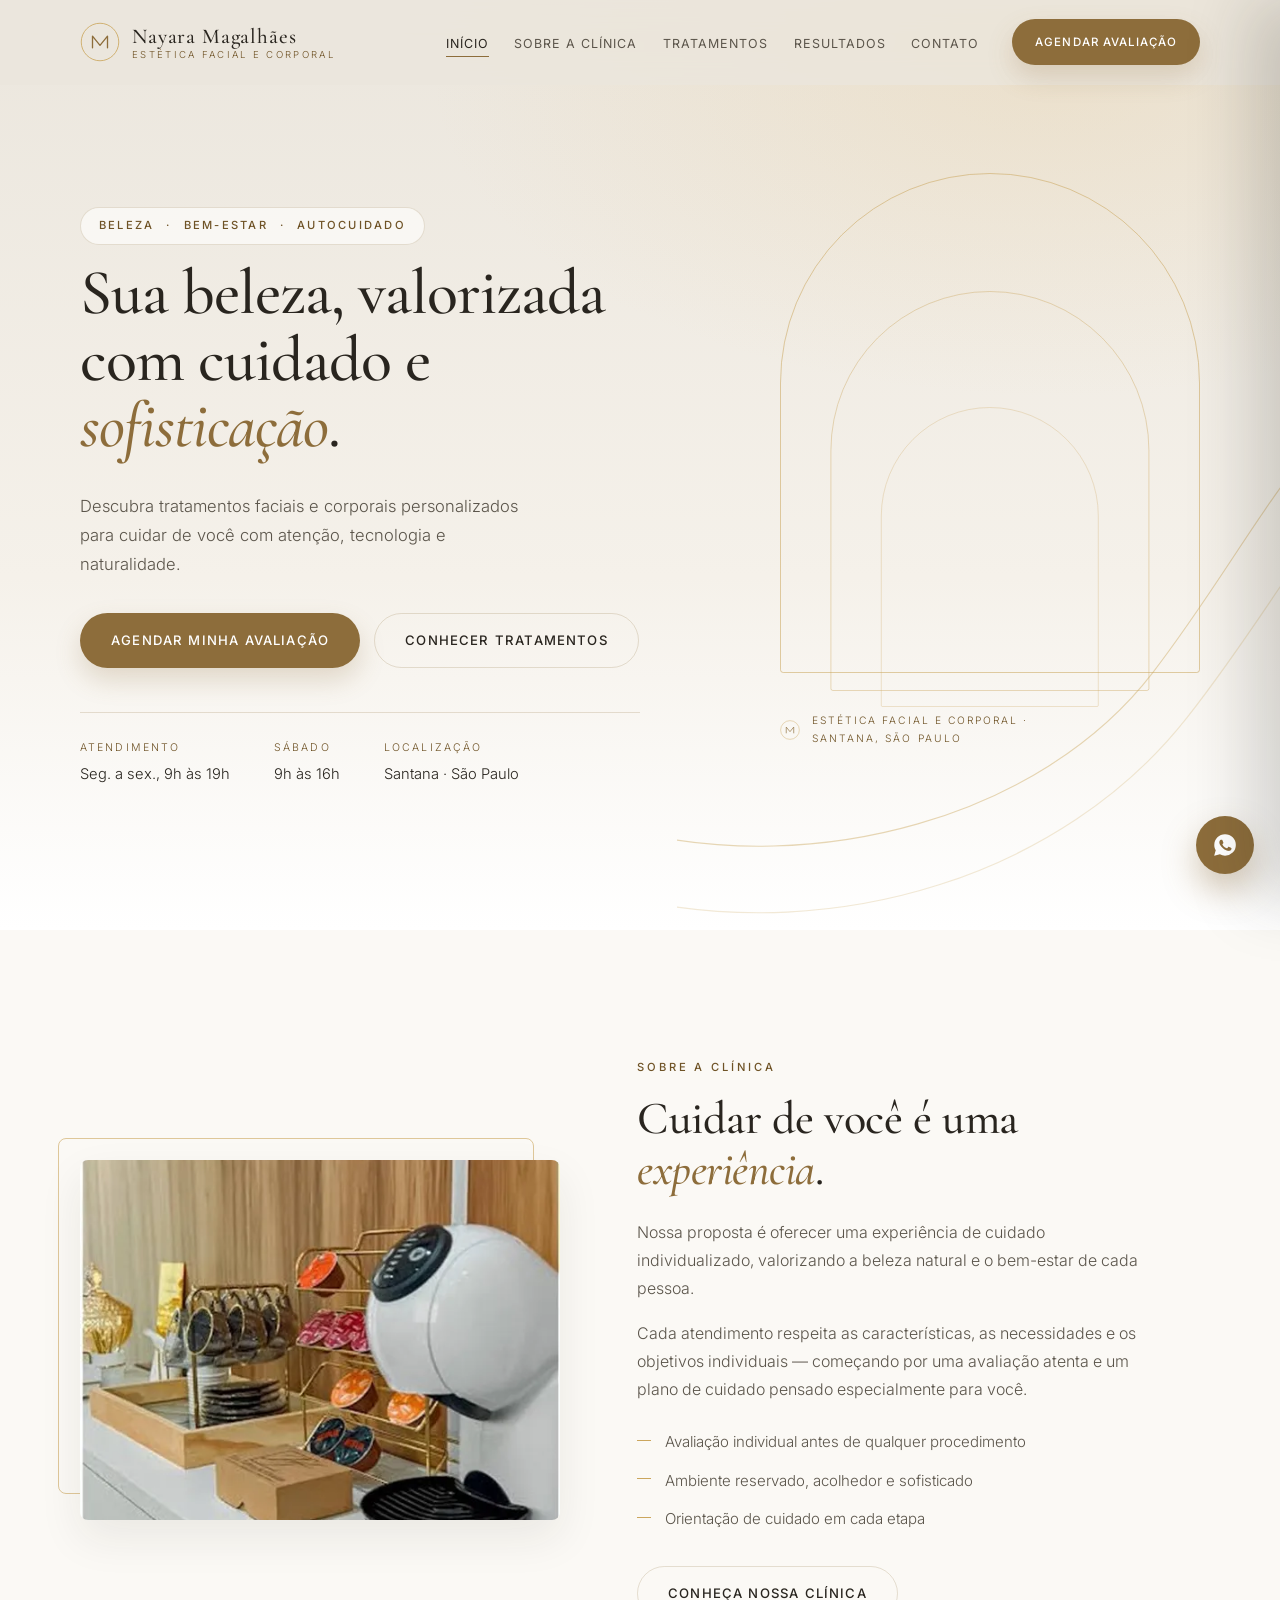
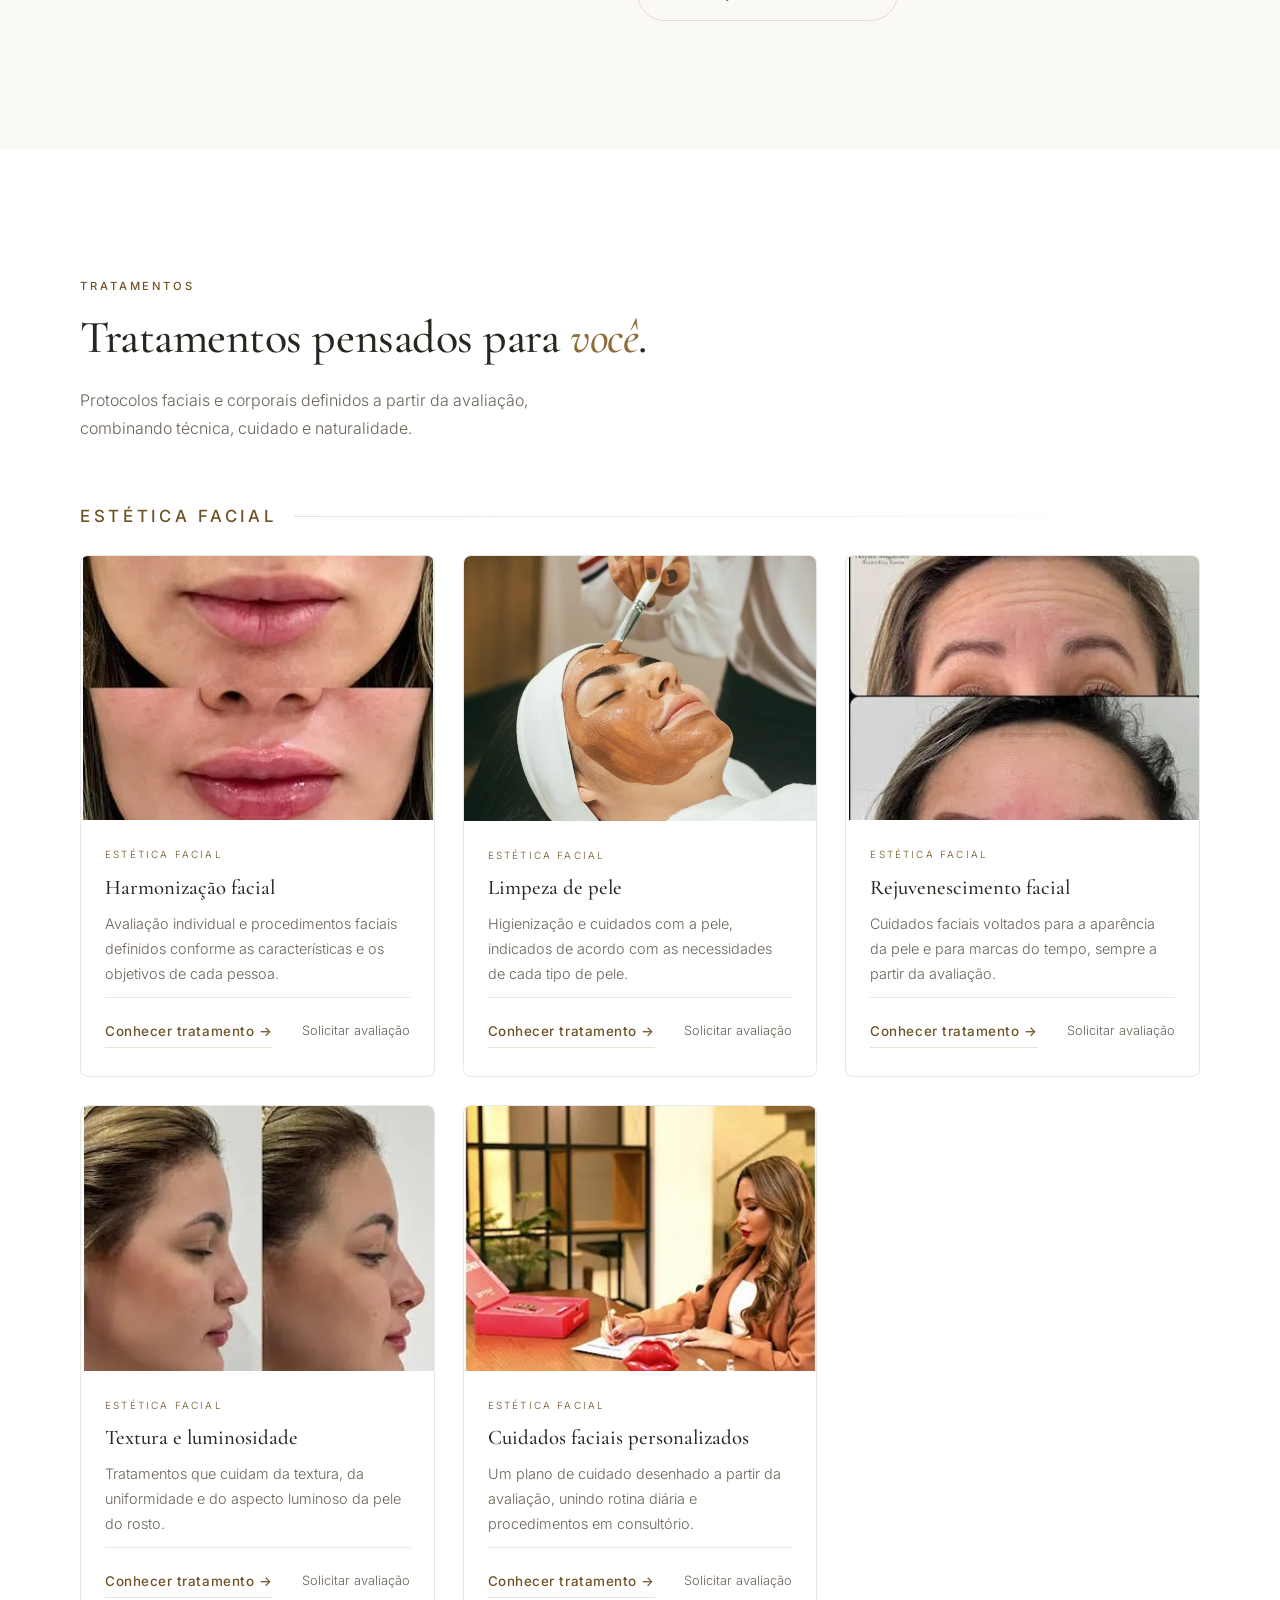
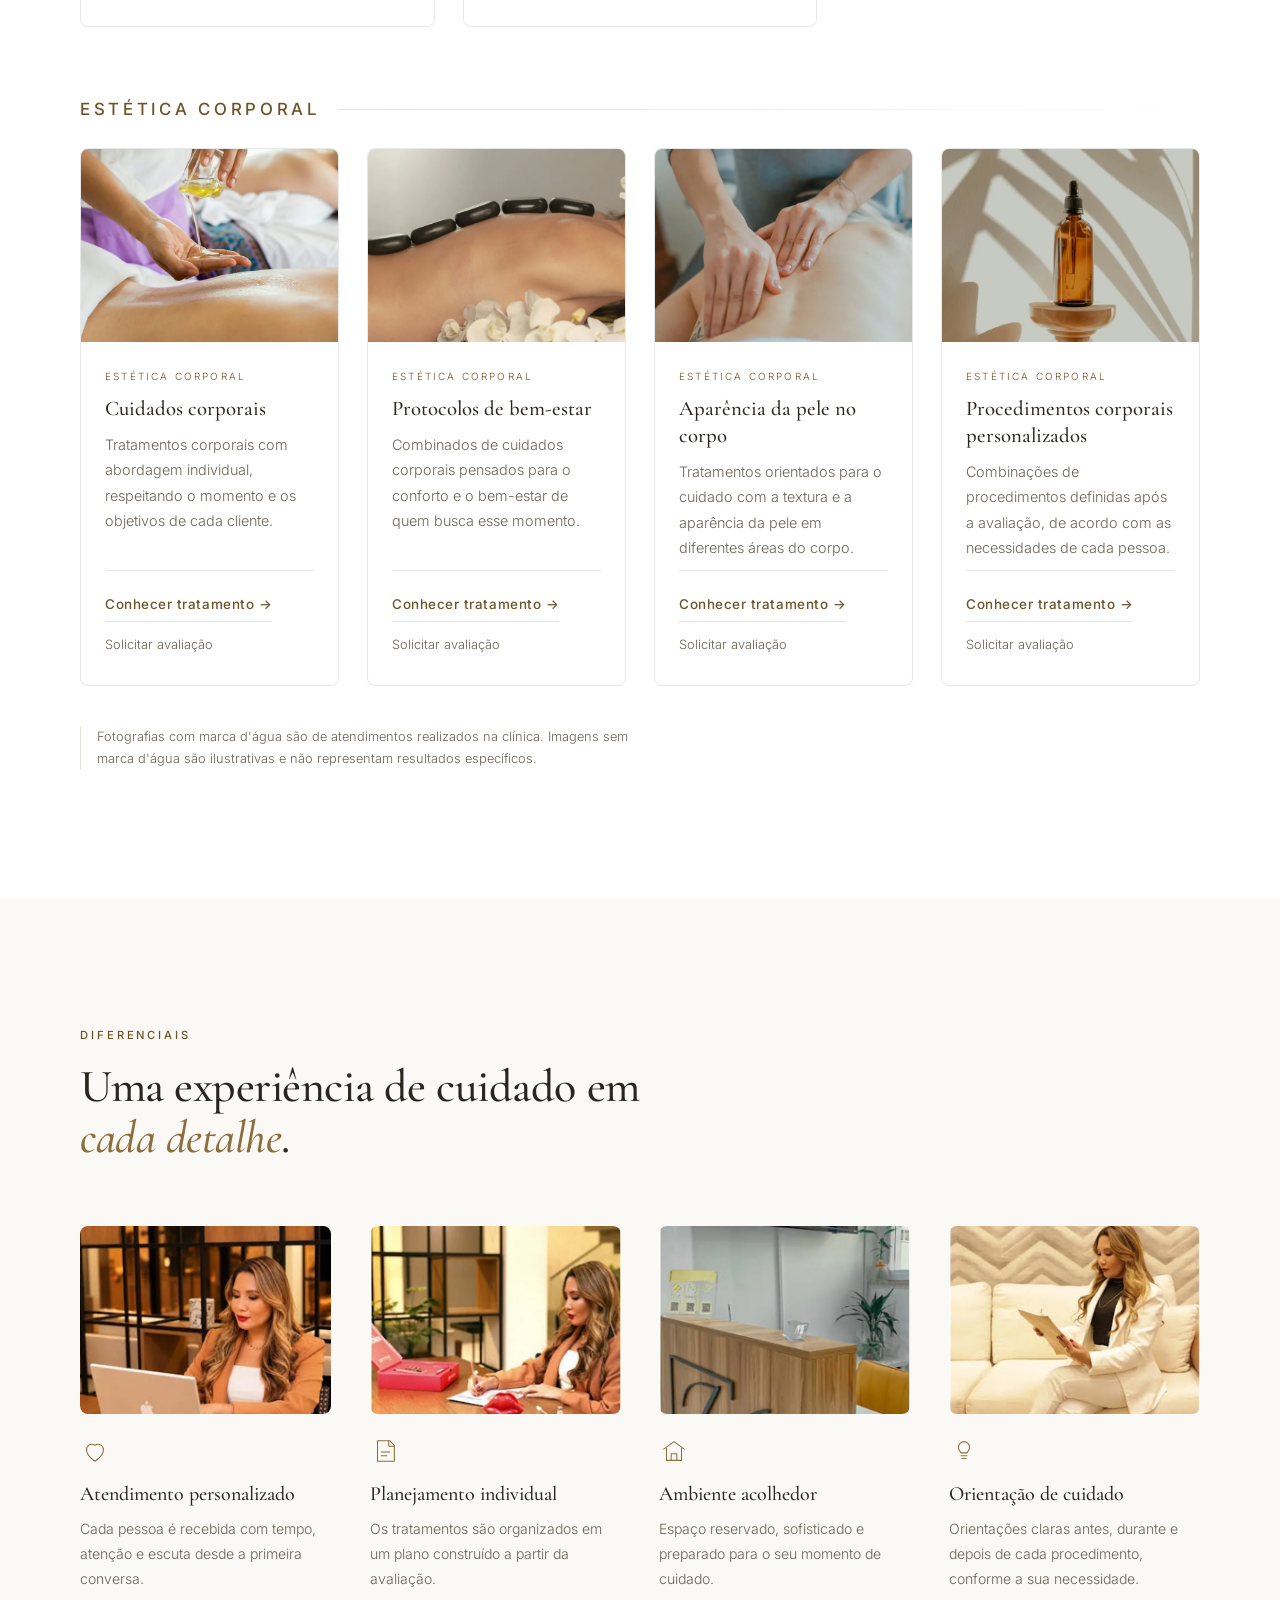
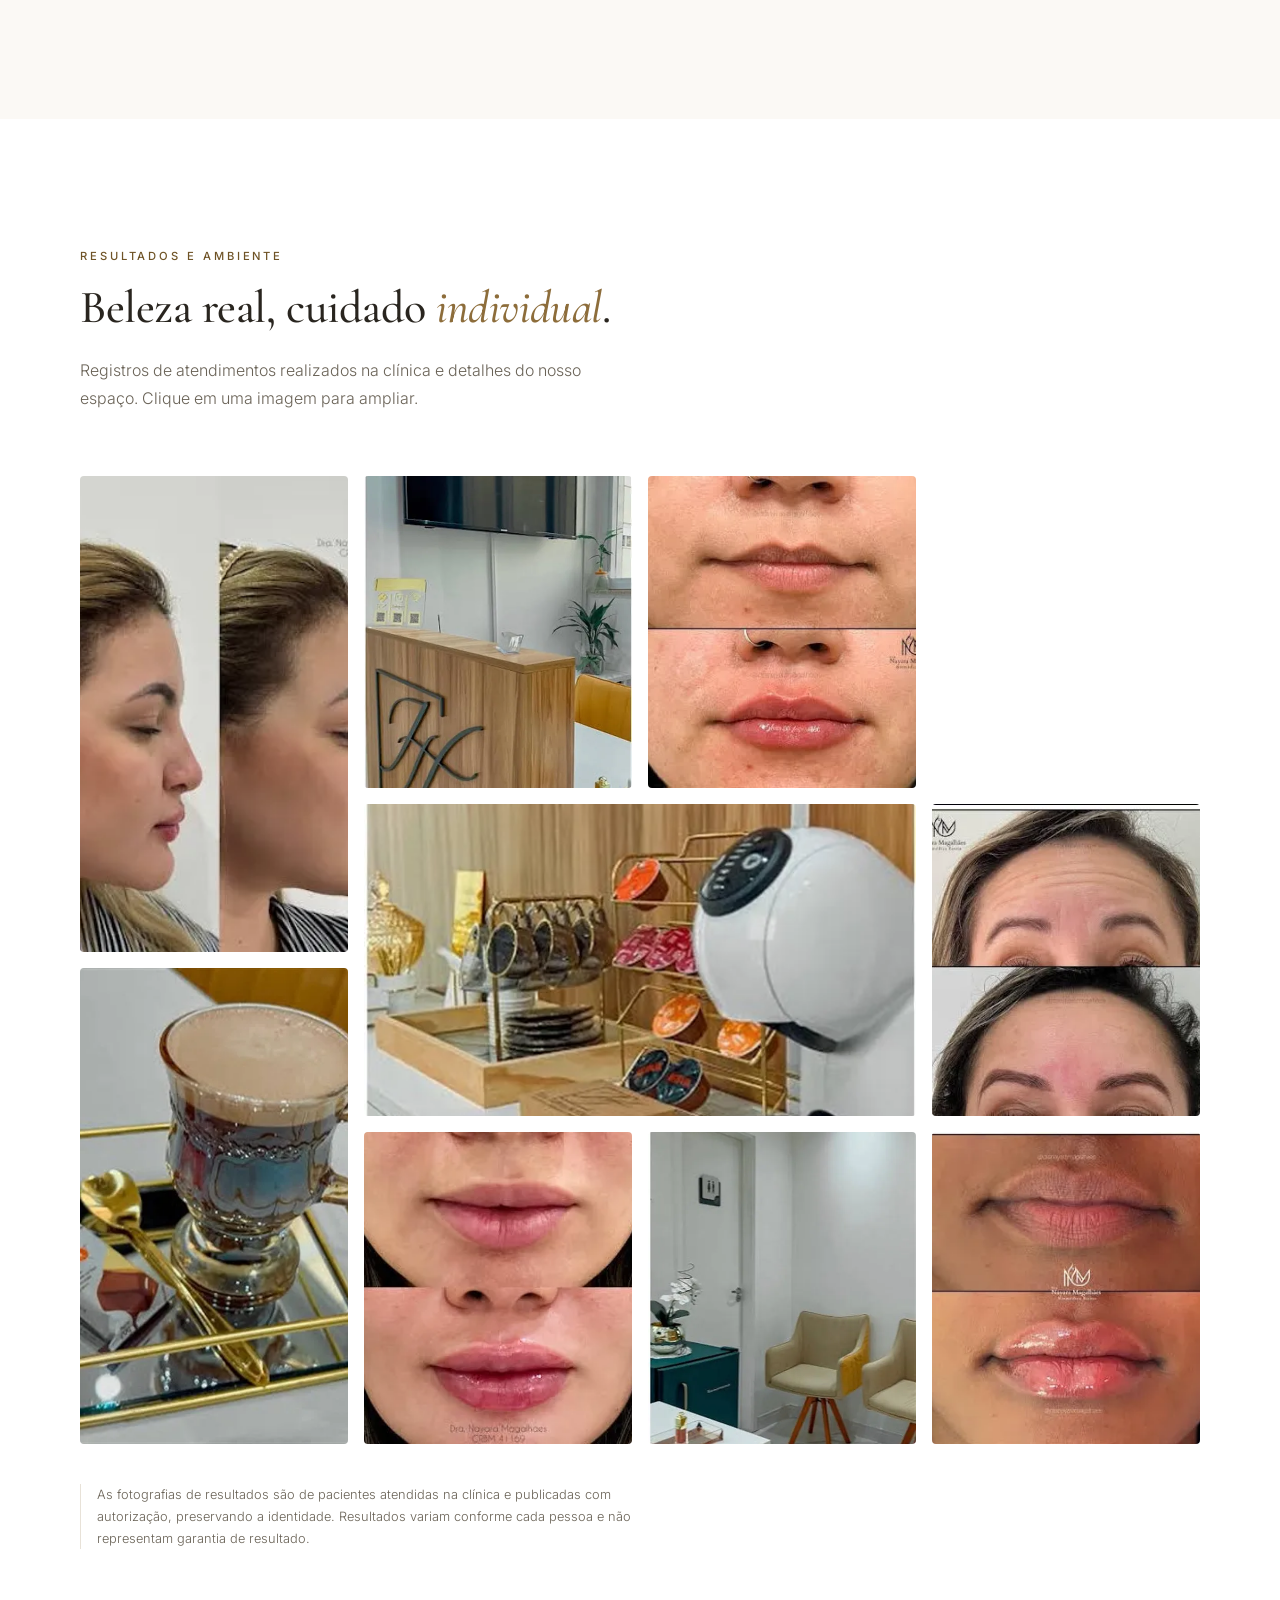
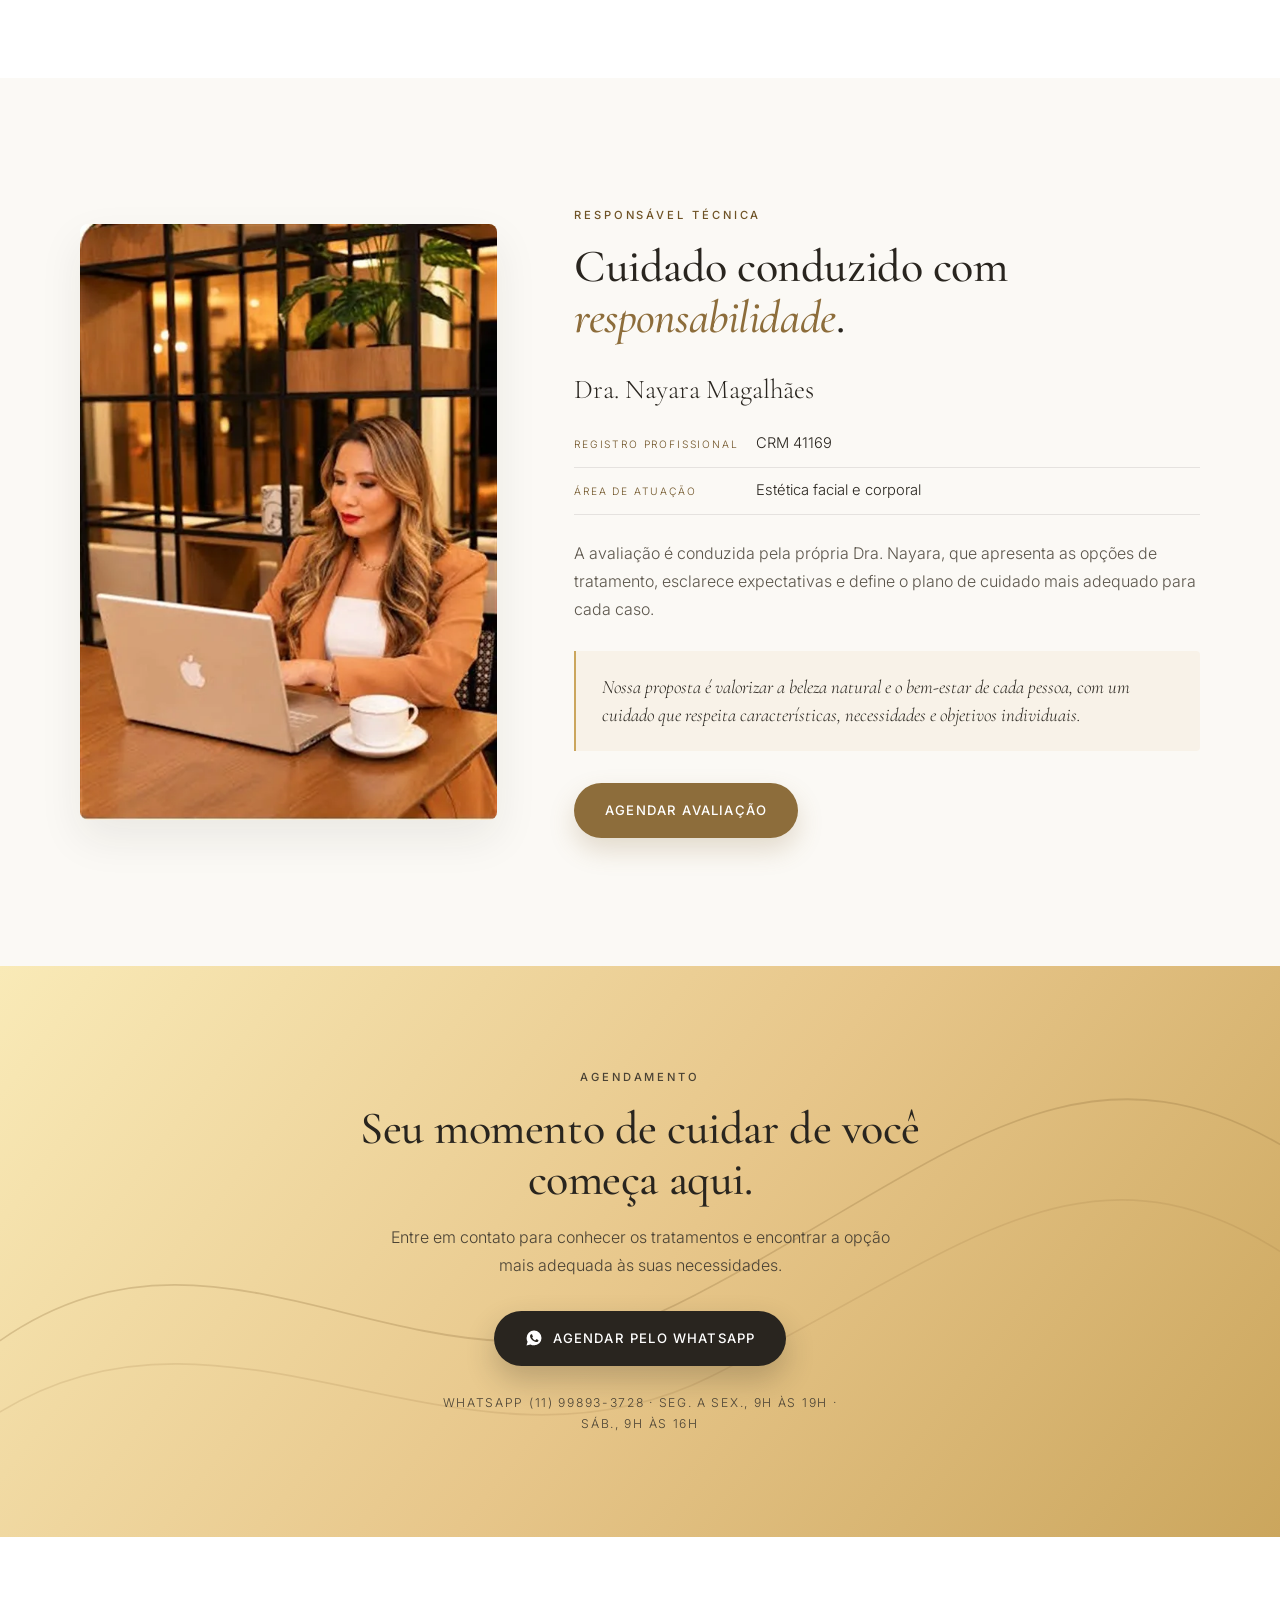
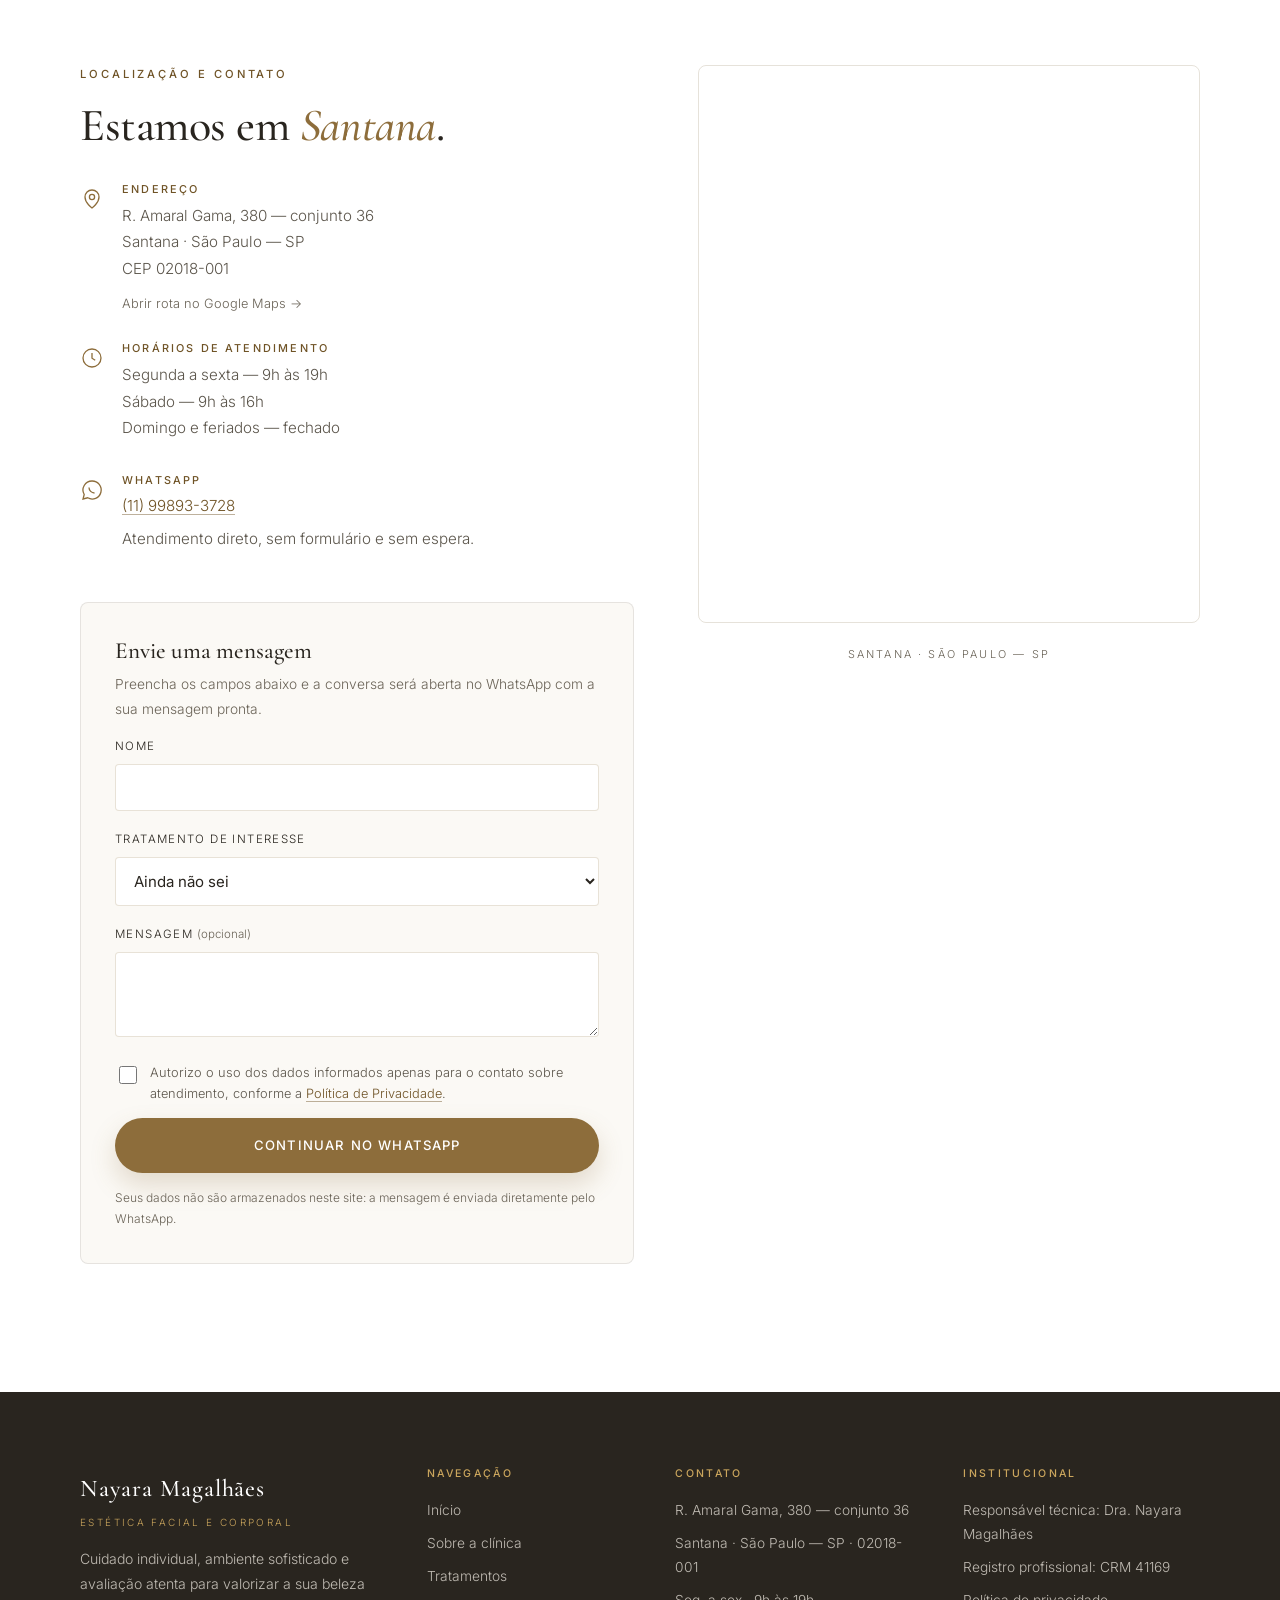
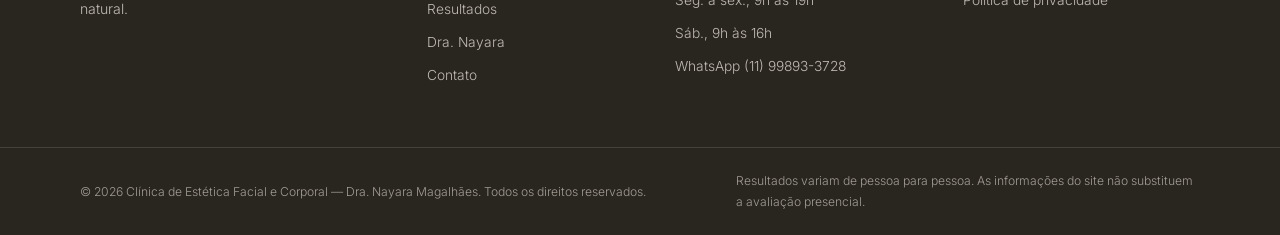
<file: index.html>
<!DOCTYPE html>
<html lang="pt-BR">
<head>
  <meta charset="UTF-8">
  <meta name="viewport" content="width=device-width, initial-scale=1">
  <title>Clínica Nayara Magalhães | Estética Facial e Corporal em Santana, São Paulo</title>
  <meta name="description" content="Clínica de estética facial e corporal em Santana, São Paulo. Dra. Nayara Magalhães: harmonização facial, rejuvenescimento, cuidados de pele e protocolos corporais personalizados. Agende sua avaliação.">
  <meta name="theme-color" content="#EBE6DD">
  <meta name="author" content="Dra. Nayara Magalhães">
  <meta name="robots" content="index, follow">

  <!-- SUBSTITUA pelo domínio definitivo da clínica antes da publicação -->
  <link rel="canonical" href="https://www.nayaramagalhaes.com.br/">

  <!-- Metadados para compartilhamento (Open Graph / Twitter) -->
  <meta property="og:type" content="website">
  <meta property="og:locale" content="pt_BR">
  <meta property="og:site_name" content="Clínica Nayara Magalhães">
  <meta property="og:title" content="Clínica Nayara Magalhães | Estética Facial e Corporal">
  <meta property="og:description" content="Tratamentos faciais e corporais personalizados em Santana, São Paulo. Cuidado individual, ambiente sofisticado e avaliação com a Dra. Nayara Magalhães.">
  <meta property="og:url" content="https://www.nayaramagalhaes.com.br/">
  <meta property="og:image" content="https://www.nayaramagalhaes.com.br/images/hero-nayara.webp">
  <meta name="twitter:card" content="summary_large_image">
  <meta name="twitter:title" content="Clínica Nayara Magalhães | Estética Facial e Corporal">
  <meta name="twitter:description" content="Tratamentos faciais e corporais personalizados em Santana, São Paulo. Agende sua avaliação.">
  <meta name="twitter:image" content="https://www.nayaramagalhaes.com.br/images/hero-nayara.webp">

  <link rel="icon" href="favicon.svg" type="image/svg+xml">
  <link rel="apple-touch-icon" href="favicon.svg">

  <link rel="preconnect" href="https://fonts.googleapis.com">
  <link rel="preconnect" href="https://fonts.gstatic.com" crossorigin>
  <link href="https://fonts.googleapis.com/css2?family=Cormorant+Garamond:ital,wght@0,400;0,500;0,600;1,400;1,500&family=Inter:wght@300;400;500;600&display=swap" rel="stylesheet">

  <link rel="stylesheet" href="css/styles.css">

  <script type="application/ld+json">
  {
    "@context": "https://schema.org",
    "@type": "HealthAndBeautyBusiness",
    "name": "Clínica de Estética Facial e Corporal - Dra. Nayara Magalhães",
    "image": "https://www.nayaramagalhaes.com.br/images/hero-nayara.webp",
    "description": "Clínica especializada em estética facial e corporal, com atendimento personalizado e avaliação individual.",
    "telephone": "+5511998933728",
    "address": {
      "@type": "PostalAddress",
      "streetAddress": "R. Amaral Gama, 380 - conjunto 36",
      "addressLocality": "Santana, São Paulo",
      "addressRegion": "SP",
      "postalCode": "02018-001",
      "addressCountry": "BR"
    },
    "founder": {
      "@type": "Person",
      "name": "Dra. Nayara Magalhães"
    },
    "openingHoursSpecification": [
      { "@type": "OpeningHoursSpecification", "dayOfWeek": ["Monday","Tuesday","Wednesday","Thursday","Friday"], "opens": "09:00", "closes": "19:00" },
      { "@type": "OpeningHoursSpecification", "dayOfWeek": "Saturday", "opens": "09:00", "closes": "16:00" }
    ]
  }
  </script>
</head>
<body>

  <a class="skip-link" href="#conteudo">Ir para o conteúdo</a>

  <!-- ============================ CABEÇALHO ============================ -->
  <header class="site-header" id="topo">
    <div class="container header-inner">
      <a class="brand" href="#inicio">
        <span class="brand-mark" aria-hidden="true">
          <svg viewBox="0 0 48 48" width="40" height="40" role="presentation" focusable="false">
            <circle cx="24" cy="24" r="22.5" fill="none" stroke="#CBA65D" stroke-width="1"/>
            <path d="M15 31V17l9 11 9-11v14" fill="none" stroke="#8D6D3B" stroke-width="1.6" stroke-linecap="round" stroke-linejoin="round"/>
          </svg>
        </span>
        <span class="brand-text">
          <span class="brand-name">Nayara Magalhães</span>
          <span class="brand-sub">Estética Facial e Corporal</span>
        </span>
      </a>

      <nav class="main-nav" aria-label="Navegação principal">
        <ul class="nav-list">
          <li><a href="#inicio">Início</a></li>
          <li><a href="#sobre">Sobre a clínica</a></li>
          <li><a href="#tratamentos">Tratamentos</a></li>
          <li><a href="#resultados">Resultados</a></li>
          <li><a href="#contato">Contato</a></li>
        </ul>
        <a class="btn btn-primary btn-sm nav-cta" href="https://wa.me/5511998933728?text=Ol%C3%A1%21%20Gostaria%20de%20conhecer%20os%20tratamentos%20e%20agendar%20uma%20avalia%C3%A7%C3%A3o." target="_blank" rel="noopener">Agendar avaliação</a>
      </nav>

      <button class="nav-toggle" type="button" aria-expanded="false" aria-controls="menu-mobile" aria-label="Abrir menu">
        <span class="nav-toggle-bar" aria-hidden="true"></span>
        <span class="nav-toggle-bar" aria-hidden="true"></span>
      </button>
    </div>
  </header>

  <!-- Menu mobile -->
  <div class="mobile-menu" id="menu-mobile" hidden>
    <div class="mobile-menu-head">
      <span class="brand-name">Nayara Magalhães</span>
      <button class="menu-close" type="button" aria-label="Fechar menu">
        <svg viewBox="0 0 24 24" width="22" height="22" fill="none" stroke="currentColor" stroke-width="1.5" aria-hidden="true"><path d="M6 6l12 12M18 6L6 18"/></svg>
      </button>
    </div>
    <nav aria-label="Navegação móvel">
      <ul class="mobile-links">
        <li><a href="#inicio">Início</a></li>
        <li><a href="#sobre">Sobre a clínica</a></li>
        <li><a href="#tratamentos">Tratamentos</a></li>
        <li><a href="#resultados">Resultados</a></li>
        <li><a href="#equipe">Dra. Nayara</a></li>
        <li><a href="#contato">Contato</a></li>
      </ul>
    </nav>
    <a class="btn btn-primary btn-block" href="https://wa.me/5511998933728?text=Ol%C3%A1%21%20Gostaria%20de%20conhecer%20os%20tratamentos%20e%20agendar%20uma%20avalia%C3%A7%C3%A3o." target="_blank" rel="noopener">Agendar avaliação</a>
    <p class="mobile-menu-foot">Santana · São Paulo — SP</p>
  </div>

  <main id="conteudo">

    <!-- ============================ HERO ============================ -->
    <section class="hero" id="inicio">
      <svg class="hero-curve" viewBox="0 0 600 600" aria-hidden="true" focusable="false">
        <path d="M-40 480C120 520 320 470 420 340S560 90 700 40" fill="none" stroke="#CBA65D" stroke-width="1" opacity=".45"/>
        <path d="M-40 540C140 580 340 520 450 380S580 150 720 100" fill="none" stroke="#CBA65D" stroke-width="1" opacity=".25"/>
      </svg>

      <div class="container hero-inner">
        <div class="hero-copy" data-reveal>
          <p class="eyebrow eyebrow-lines">Beleza <span aria-hidden="true">·</span> Bem-estar <span aria-hidden="true">·</span> Autocuidado</p>
          <h1>Sua beleza, valorizada com cuidado e <em>sofisticação</em>.</h1>
          <p class="lead">Descubra tratamentos faciais e corporais personalizados para cuidar de você com atenção, tecnologia e naturalidade.</p>
          <div class="hero-actions">
            <a class="btn btn-primary" href="https://wa.me/5511998933728?text=Ol%C3%A1%21%20Gostaria%20de%20conhecer%20os%20tratamentos%20e%20agendar%20uma%20avalia%C3%A7%C3%A3o." target="_blank" rel="noopener">Agendar minha avaliação</a>
            <a class="btn btn-ghost" href="#tratamentos">Conhecer tratamentos</a>
          </div>
          <dl class="hero-facts">
            <div>
              <dt>Atendimento</dt>
              <dd>Seg. a sex., 9h às 19h</dd>
            </div>
            <div>
              <dt>Sábado</dt>
              <dd>9h às 16h</dd>
            </div>
            <div>
              <dt>Localização</dt>
              <dd>Santana · São Paulo</dd>
            </div>
          </dl>
        </div>

        <div class="hero-aside" aria-hidden="true" data-reveal>
          <span class="hero-arch hero-arch-one"></span>
          <span class="hero-arch hero-arch-two"></span>
          <span class="hero-arch hero-arch-three"></span>
          <span class="hero-aside-text">
            <svg viewBox="0 0 48 48" width="34" height="34" role="presentation" focusable="false">
              <circle cx="24" cy="24" r="22.5" fill="none" stroke="#CBA65D" stroke-width="1"/>
              <path d="M15 31V17l9 11 9-11v14" fill="none" stroke="#8D6D3B" stroke-width="1.6" stroke-linecap="round" stroke-linejoin="round"/>
            </svg>
            <span>Estética facial e corporal · Santana, São Paulo</span>
          </span>
        </div>
      </div>
    </section>

    <!-- ============================ SOBRE ============================ -->
    <section class="section section-soft" id="sobre">
      <div class="container about-inner">
        <figure class="about-media" data-reveal>
          <span class="about-frame" aria-hidden="true"></span>
          <img src="images/ambiente-cafe.webp" width="534" height="600" loading="lazy" decoding="async"
               alt="Balcão de café da clínica, com cápsulas e máquina de café em acabamento dourado">
        </figure>

        <div class="about-copy" data-reveal>
          <p class="eyebrow">Sobre a clínica</p>
          <h2>Cuidar de você é uma <em>experiência</em>.</h2>
          <p>Nossa proposta é oferecer uma experiência de cuidado individualizado, valorizando a beleza natural e o bem-estar de cada pessoa.</p>
          <p>Cada atendimento respeita as características, as necessidades e os objetivos individuais — começando por uma avaliação atenta e um plano de cuidado pensado especialmente para você.</p>
          <ul class="about-list">
            <li>Avaliação individual antes de qualquer procedimento</li>
            <li>Ambiente reservado, acolhedor e sofisticado</li>
            <li>Orientação de cuidado em cada etapa</li>
          </ul>
          <a class="btn btn-ghost" href="#equipe">Conheça nossa clínica</a>
        </div>
      </div>
    </section>

    <!-- ============================ TRATAMENTOS ============================ -->
    <section class="section" id="tratamentos">
      <div class="container">
        <header class="section-head" data-reveal>
          <p class="eyebrow">Tratamentos</p>
          <h2>Tratamentos pensados para <em>você</em>.</h2>
          <p class="section-lead">Protocolos faciais e corporais definidos a partir da avaliação, combinando técnica, cuidado e naturalidade.</p>
        </header>

        <h3 class="group-title" data-reveal><span>Estética facial</span></h3>
        <ul class="cards-grid" data-reveal>
          <li class="card" data-treatment="harmonizacao">
            <div class="card-media">
              <img src="images/resultado-labios-3.webp" width="356" height="340" loading="lazy" decoding="async"
                   alt="Resultado de tratamento facial realizado na clínica, com marca d'água da profissional">
            </div>
            <div class="card-body">
              <p class="card-tag">Estética facial</p>
              <h4>Harmonização facial</h4>
              <p>Avaliação individual e procedimentos faciais definidos conforme as características e os objetivos de cada pessoa.</p>
              <div class="card-actions">
                <button class="link-more" type="button" data-open-treatment="harmonizacao">Conhecer tratamento<span aria-hidden="true"> →</span></button>
                <a class="link-subtle" href="https://wa.me/5511998933728?text=Ol%C3%A1%21%20Gostaria%20de%20saber%20mais%20sobre%20harmoniza%C3%A7%C3%A3o%20facial%20e%20agendar%20uma%20avalia%C3%A7%C3%A3o." target="_blank" rel="noopener">Solicitar avaliação</a>
              </div>
            </div>
          </li>

          <li class="card" data-treatment="limpeza">
            <div class="card-media">
              <img src="images/trat-limpeza.webp" width="700" height="700" loading="lazy" decoding="async"
                   alt="Aplicação de máscara facial com pincel durante tratamento de limpeza de pele (imagem ilustrativa)">
            </div>
            <div class="card-body">
              <p class="card-tag">Estética facial</p>
              <h4>Limpeza de pele</h4>
              <p>Higienização e cuidados com a pele, indicados de acordo com as necessidades de cada tipo de pele.</p>
              <div class="card-actions">
                <button class="link-more" type="button" data-open-treatment="limpeza">Conhecer tratamento<span aria-hidden="true"> →</span></button>
                <a class="link-subtle" href="https://wa.me/5511998933728?text=Ol%C3%A1%21%20Gostaria%20de%20saber%20mais%20sobre%20limpeza%20de%20pele%20e%20agendar%20uma%20avalia%C3%A7%C3%A3o." target="_blank" rel="noopener">Solicitar avaliação</a>
              </div>
            </div>
          </li>

          <li class="card" data-treatment="rejuvenescimento">
            <div class="card-media">
              <img src="images/resultado-testa.webp" width="350" height="350" loading="lazy" decoding="async"
                   alt="Antes e depois de tratamento de rejuvenescimento facial realizado na clínica">
            </div>
            <div class="card-body">
              <p class="card-tag">Estética facial</p>
              <h4>Rejuvenescimento facial</h4>
              <p>Cuidados faciais voltados para a aparência da pele e para marcas do tempo, sempre a partir da avaliação.</p>
              <div class="card-actions">
                <button class="link-more" type="button" data-open-treatment="rejuvenescimento">Conhecer tratamento<span aria-hidden="true"> →</span></button>
                <a class="link-subtle" href="https://wa.me/5511998933728?text=Ol%C3%A1%21%20Gostaria%20de%20saber%20mais%20sobre%20rejuvenescimento%20facial%20e%20agendar%20uma%20avalia%C3%A7%C3%A3o." target="_blank" rel="noopener">Solicitar avaliação</a>
              </div>
            </div>
          </li>

          <li class="card" data-treatment="textura">
            <div class="card-media">
              <img src="images/resultado-perfil.webp" width="350" height="400" loading="lazy" decoding="async"
                   alt="Antes e depois de tratamento facial para textura e luminosidade da pele">
            </div>
            <div class="card-body">
              <p class="card-tag">Estética facial</p>
              <h4>Textura e luminosidade</h4>
              <p>Tratamentos que cuidam da textura, da uniformidade e do aspecto luminoso da pele do rosto.</p>
              <div class="card-actions">
                <button class="link-more" type="button" data-open-treatment="textura">Conhecer tratamento<span aria-hidden="true"> →</span></button>
                <a class="link-subtle" href="https://wa.me/5511998933728?text=Ol%C3%A1%21%20Gostaria%20de%20saber%20mais%20sobre%20tratamentos%20de%20textura%20e%20luminosidade%20e%20agendar%20uma%20avalia%C3%A7%C3%A3o." target="_blank" rel="noopener">Solicitar avaliação</a>
              </div>
            </div>
          </li>

          <li class="card" data-treatment="cuidados-faciais">
            <div class="card-media">
              <img src="images/equipe-atendimento.webp" width="534" height="450" loading="lazy" decoding="async"
                   alt="Dra. Nayara Magalhães registrando orientações durante o atendimento">
            </div>
            <div class="card-body">
              <p class="card-tag">Estética facial</p>
              <h4>Cuidados faciais personalizados</h4>
              <p>Um plano de cuidado desenhado a partir da avaliação, unindo rotina diária e procedimentos em consultório.</p>
              <div class="card-actions">
                <button class="link-more" type="button" data-open-treatment="cuidados-faciais">Conhecer tratamento<span aria-hidden="true"> →</span></button>
                <a class="link-subtle" href="https://wa.me/5511998933728?text=Ol%C3%A1%21%20Gostaria%20de%20saber%20mais%20sobre%20cuidados%20faciais%20personalizados%20e%20agendar%20uma%20avalia%C3%A7%C3%A3o." target="_blank" rel="noopener">Solicitar avaliação</a>
              </div>
            </div>
          </li>
        </ul>

        <h3 class="group-title" data-reveal><span>Estética corporal</span></h3>
        <ul class="cards-grid cards-grid-four" data-reveal>
          <li class="card" data-treatment="corporais">
            <div class="card-media">
              <img src="images/trat-corporal-1.webp" width="700" height="700" loading="lazy" decoding="async"
                   alt="Aplicação de óleo durante tratamento corporal (imagem ilustrativa)">
            </div>
            <div class="card-body">
              <p class="card-tag">Estética corporal</p>
              <h4>Cuidados corporais</h4>
              <p>Tratamentos corporais com abordagem individual, respeitando o momento e os objetivos de cada cliente.</p>
              <div class="card-actions">
                <button class="link-more" type="button" data-open-treatment="corporais">Conhecer tratamento<span aria-hidden="true"> →</span></button>
                <a class="link-subtle" href="https://wa.me/5511998933728?text=Ol%C3%A1%21%20Gostaria%20de%20saber%20mais%20sobre%20cuidados%20corporais%20e%20agendar%20uma%20avalia%C3%A7%C3%A3o." target="_blank" rel="noopener">Solicitar avaliação</a>
              </div>
            </div>
          </li>

          <li class="card" data-treatment="bem-estar">
            <div class="card-media">
              <img src="images/trat-corporal-2.webp" width="700" height="700" loading="lazy" decoding="async"
                   alt="Pedras quentes e orquídeas em sessão de protocolo de bem-estar (imagem ilustrativa)">
            </div>
            <div class="card-body">
              <p class="card-tag">Estética corporal</p>
              <h4>Protocolos de bem-estar</h4>
              <p>Combinados de cuidados corporais pensados para o conforto e o bem-estar de quem busca esse momento.</p>
              <div class="card-actions">
                <button class="link-more" type="button" data-open-treatment="bem-estar">Conhecer tratamento<span aria-hidden="true"> →</span></button>
                <a class="link-subtle" href="https://wa.me/5511998933728?text=Ol%C3%A1%21%20Gostaria%20de%20saber%20mais%20sobre%20protocolos%20de%20bem-estar%20e%20agendar%20uma%20avalia%C3%A7%C3%A3o." target="_blank" rel="noopener">Solicitar avaliação</a>
              </div>
            </div>
          </li>

          <li class="card" data-treatment="pele-corporal">
            <div class="card-media">
              <img src="images/trat-corporal-3.webp" width="700" height="700" loading="lazy" decoding="async"
                   alt="Sessão de cuidado corporal focada na aparência da pele (imagem ilustrativa)">
            </div>
            <div class="card-body">
              <p class="card-tag">Estética corporal</p>
              <h4>Aparência da pele no corpo</h4>
              <p>Tratamentos orientados para o cuidado com a textura e a aparência da pele em diferentes áreas do corpo.</p>
              <div class="card-actions">
                <button class="link-more" type="button" data-open-treatment="pele-corporal">Conhecer tratamento<span aria-hidden="true"> →</span></button>
                <a class="link-subtle" href="https://wa.me/5511998933728?text=Ol%C3%A1%21%20Gostaria%20de%20saber%20mais%20sobre%20tratamentos%20para%20a%20apar%C3%AAncia%20da%20pele%20no%20corpo%20e%20agendar%20uma%20avalia%C3%A7%C3%A3o." target="_blank" rel="noopener">Solicitar avaliação</a>
              </div>
            </div>
          </li>

          <li class="card" data-treatment="corporais-personalizados">
            <div class="card-media">
              <img src="images/trat-corporal-4.webp" width="700" height="700" loading="lazy" decoding="async"
                   alt="Frascos de óleo e sérum usados em procedimentos corporais personalizados (imagem ilustrativa)">
            </div>
            <div class="card-body">
              <p class="card-tag">Estética corporal</p>
              <h4>Procedimentos corporais personalizados</h4>
              <p>Combinações de procedimentos definidas após a avaliação, de acordo com as necessidades de cada pessoa.</p>
              <div class="card-actions">
                <button class="link-more" type="button" data-open-treatment="corporais-personalizados">Conhecer tratamento<span aria-hidden="true"> →</span></button>
                <a class="link-subtle" href="https://wa.me/5511998933728?text=Ol%C3%A1%21%20Gostaria%20de%20saber%20mais%20sobre%20procedimentos%20corporais%20personalizados%20e%20agendar%20uma%20avalia%C3%A7%C3%A3o." target="_blank" rel="noopener">Solicitar avaliação</a>
              </div>
            </div>
          </li>
        </ul>

        <p class="cards-note" data-reveal>Fotografias com marca d'água são de atendimentos realizados na clínica. Imagens sem marca d'água são ilustrativas e não representam resultados específicos.</p>
      </div>
    </section>

    <!-- ============================ DIFERENCIAIS ============================ -->
    <section class="section section-soft" id="diferenciais">
      <div class="container">
        <header class="section-head" data-reveal>
          <p class="eyebrow">Diferenciais</p>
          <h2>Uma experiência de cuidado em <em>cada detalhe</em>.</h2>
        </header>

        <ul class="diff-grid" data-reveal>
          <li class="diff-item">
            <div class="diff-media">
              <img src="images/equipe-nayara.webp" width="560" height="800" loading="lazy" decoding="async"
                   alt="Dra. Nayara Magalhães recebendo uma cliente na clínica">
            </div>
            <span class="diff-icon" aria-hidden="true">
              <svg viewBox="0 0 32 32" fill="none" stroke="#8D6D3B" stroke-width="1.1" stroke-linecap="round" stroke-linejoin="round"><path d="M16 27s-9-5.6-9-12.4A5.6 5.6 0 0 1 16 10a5.6 5.6 0 0 1 9 4.6C25 21.4 16 27 16 27z"/></svg>
            </span>
            <h3>Atendimento personalizado</h3>
            <p>Cada pessoa é recebida com tempo, atenção e escuta desde a primeira conversa.</p>
          </li>
          <li class="diff-item">
            <div class="diff-media">
              <img src="images/equipe-atendimento.webp" width="534" height="450" loading="lazy" decoding="async"
                   alt="Dra. Nayara Magalhães registrando as etapas do plano de cuidado">
            </div>
            <span class="diff-icon" aria-hidden="true">
              <svg viewBox="0 0 32 32" fill="none" stroke="#8D6D3B" stroke-width="1.1" stroke-linecap="round" stroke-linejoin="round"><path d="M8 5h13l5 5v17H8z"/><path d="M20 5v6h6"/><path d="M12 17h9M12 21h6"/></svg>
            </span>
            <h3>Planejamento individual</h3>
            <p>Os tratamentos são organizados em um plano construído a partir da avaliação.</p>
          </li>
          <li class="diff-item">
            <div class="diff-media">
              <img src="images/ambiente-recepcao.webp" width="534" height="742" loading="lazy" decoding="async"
                   alt="Recepção da clínica com balcão em madeira e monograma metálico">
            </div>
            <span class="diff-icon" aria-hidden="true">
              <svg viewBox="0 0 32 32" fill="none" stroke="#8D6D3B" stroke-width="1.1" stroke-linecap="round" stroke-linejoin="round"><path d="M5 14l11-8 11 8"/><path d="M8 13v13h16V13"/><path d="M13 26v-7h6v7"/></svg>
            </span>
            <h3>Ambiente acolhedor</h3>
            <p>Espaço reservado, sofisticado e preparado para o seu momento de cuidado.</p>
          </li>
          <li class="diff-item">
            <div class="diff-media">
              <img src="images/hero-nayara.webp" width="676" height="940" loading="lazy" decoding="async"
                   alt="Dra. Nayara Magalhães no ambiente da clínica, momento de orientação">
            </div>
            <span class="diff-icon" aria-hidden="true">
              <svg viewBox="0 0 32 32" fill="none" stroke="#8D6D3B" stroke-width="1.1" stroke-linecap="round" stroke-linejoin="round"><path d="M16 6a6 6 0 0 1 6 6c0 3-2 4.4-2.6 6H12.6C12 16.4 10 15 10 12a6 6 0 0 1 6-6z"/><path d="M13 21h6M13.8 24h4.4"/></svg>
            </span>
            <h3>Orientação de cuidado</h3>
            <p>Orientações claras antes, durante e depois de cada procedimento, conforme a sua necessidade.</p>
          </li>
        </ul>
      </div>
    </section>

    <!-- ============================ RESULTADOS / GALERIA ============================ -->
    <section class="section" id="resultados">
      <div class="container">
        <header class="section-head" data-reveal>
          <p class="eyebrow">Resultados e ambiente</p>
          <h2>Beleza real, cuidado <em>individual</em>.</h2>
          <p class="section-lead">Registros de atendimentos realizados na clínica e detalhes do nosso espaço. Clique em uma imagem para ampliar.</p>
        </header>

        <div class="gallery" data-reveal>
          <button class="gallery-item gallery-item--tall" type="button"
                  data-caption="Resultado de tratamento facial — harmonização | Imagem da clínica">
            <img src="images/resultado-perfil.webp" width="350" height="400" loading="lazy" decoding="async"
                 alt="Antes e depois de perfil facial após tratamento na clínica">
          </button>
          <button class="gallery-item" type="button" data-caption="Recepção da clínica | Imagem da clínica">
            <img src="images/ambiente-recepcao.webp" width="534" height="742" loading="lazy" decoding="async"
                 alt="Balcão de recepção da clínica em madeira com monograma metálico">
          </button>
          <button class="gallery-item" type="button" data-caption="Resultado de preenchimento labial | Imagem da clínica">
            <img src="images/resultado-labios.webp" width="350" height="340" loading="lazy" decoding="async"
                 alt="Antes e depois de tratamento labial realizado na clínica">
          </button>
          <button class="gallery-item gallery-item--wide" type="button" data-caption="Espaço de atendimento | Imagem da clínica">
            <img src="images/ambiente-cafe.webp" width="534" height="600" loading="lazy" decoding="async"
                 alt="Balcão de café da clínica com acabamento dourado e madeira clara">
          </button>
          <button class="gallery-item" type="button" data-caption="Resultado de rejuvenescimento facial | Imagem da clínica">
            <img src="images/resultado-testa.webp" width="350" height="350" loading="lazy" decoding="async"
                 alt="Antes e depois de tratamento de rejuvenescimento na região da testa">
          </button>
          <button class="gallery-item gallery-item--tall" type="button" data-caption="Detalhe do ambiente | Imagem da clínica">
            <img src="images/ambiente-chocolate.webp" width="525" height="615" loading="lazy" decoding="async"
                 alt="Bebida quente servida em copo de vidro sobre bandeja dourada">
          </button>
          <button class="gallery-item" type="button" data-caption="Resultado de tratamento labial | Imagem da clínica">
            <img src="images/resultado-labios-3.webp" width="356" height="340" loading="lazy" decoding="async"
                 alt="Antes e depois de tratamento labial com marca d'água da profissional">
          </button>
          <button class="gallery-item" type="button" data-caption="Sala de espera | Imagem da clínica">
            <img src="images/ambiente-sala.webp" width="525" height="675" loading="lazy" decoding="async"
                 alt="Poltronas da sala de espera da clínica em tons claros">
          </button>
          <button class="gallery-item" type="button" data-caption="Resultado de tratamento labial | Imagem da clínica">
            <img src="images/resultado-labios-2.webp" width="356" height="350" loading="lazy" decoding="async"
                 alt="Antes e depois de tratamento labial realizado na clínica">
          </button>
        </div>

        <p class="gallery-note" data-reveal>As fotografias de resultados são de pacientes atendidas na clínica e publicadas com autorização, preservando a identidade. Resultados variam conforme cada pessoa e não representam garantia de resultado.</p>
      </div>
    </section>

    <!-- ============================ EQUIPE ============================ -->
    <section class="section section-soft" id="equipe">
      <div class="container team-inner">
        <figure class="team-media" data-reveal>
          <img src="images/equipe-nayara.webp" width="560" height="800" loading="lazy" decoding="async"
               alt="Retrato profissional da Dra. Nayara Magalhães, responsável pela clínica">
        </figure>

        <div class="team-copy" data-reveal>
          <p class="eyebrow">Responsável técnica</p>
          <h2>Cuidado conduzido com <em>responsabilidade</em>.</h2>
          <p class="team-name">Dra. Nayara Magalhães</p>
          <!--
            CAMPOS A PREENCHER COM INFORMAÇÕES REAIS FORNECIDAS PELA CLÍNICA:
            formação, especializações e demais registros profissionais.
            Não publique dados que ainda não foram confirmados.
            Exemplo de bloco (descomente e edite somente com dados verificados):
            <ul class="team-credentials">
              <li><span>Formação</span> [informação real da clínica]</li>
              <li><span>Especializações</span> [informação real da clínica]</li>
            </ul>
          -->
          <ul class="team-credentials">
            <li><span>Registro profissional</span> CRM 41169</li>
            <li><span>Área de atuação</span> Estética facial e corporal</li>
          </ul>
          <p>A avaliação é conduzida pela própria Dra. Nayara, que apresenta as opções de tratamento, esclarece expectativas e define o plano de cuidado mais adequado para cada caso.</p>
          <blockquote class="team-quote">
            <p>Nossa proposta é valorizar a beleza natural e o bem-estar de cada pessoa, com um cuidado que respeita características, necessidades e objetivos individuais.</p>
          </blockquote>
          <a class="btn btn-primary" href="https://wa.me/5511998933728?text=Ol%C3%A1%21%20Gostaria%20de%20agendar%20uma%20avalia%C3%A7%C3%A3o%20com%20a%20Dra.%20Nayara." target="_blank" rel="noopener">Agendar avaliação</a>
        </div>
      </div>
    </section>

    <!--
      ============================ DEPOIMENTOS (OCULTO) ============================
      A seção de depoimentos permanece oculta até que haja depoimentos reais,
      publicados com autorização dos clientes. Para ativar:
      1) descomente o bloco abaixo; 2) remova a classe "is-hidden";
      3) adicione o link "Depoimentos" na navegação (href="#depoimentos").
      <section class="section" id="depoimentos">
        <div class="container">
          <header class="section-head">
            <p class="eyebrow">Depoimentos</p>
            <h2>A experiência de quem conhece a clínica.</h2>
          </header>
          <ul class="cards-grid">
            <li class="quote-card">
              <p>"[Texto do depoimento autorizado]"</p>
              <footer><span class="quote-author">[Primeiro nome autorizado]</span></footer>
            </li>
          </ul>
        </div>
      </section>
    -->

    <!-- ============================ CTA AGENDAMENTO ============================ -->
    <section class="cta" id="agendamento">
      <svg class="cta-lines" viewBox="0 0 1440 320" aria-hidden="true" focusable="false" preserveAspectRatio="none">
        <path d="M0 210C260 120 480 260 760 190s440-160 680-90" fill="none" stroke="#8D6D3B" stroke-width="1" opacity=".28"/>
        <path d="M0 250C260 170 520 300 800 230s420-140 640-70" fill="none" stroke="#8D6D3B" stroke-width="1" opacity=".16"/>
      </svg>
      <div class="container cta-inner" data-reveal>
        <p class="eyebrow eyebrow-dark">Agendamento</p>
        <h2>Seu momento de cuidar de você começa aqui.</h2>
        <p>Entre em contato para conhecer os tratamentos e encontrar a opção mais adequada às suas necessidades.</p>
        <a class="btn btn-dark" href="https://wa.me/5511998933728?text=Ol%C3%A1%21%20Gostaria%20de%20conhecer%20os%20tratamentos%20e%20agendar%20uma%20avalia%C3%A7%C3%A3o." target="_blank" rel="noopener">
          <svg viewBox="0 0 24 24" width="18" height="18" fill="currentColor" aria-hidden="true"><path d="M12.04 2A9.9 9.9 0 0 0 2.1 11.9c0 1.75.46 3.46 1.34 4.97L2 22l5.3-1.38a9.9 9.9 0 0 0 4.74 1.2h.01A9.9 9.9 0 0 0 22 11.92 9.9 9.9 0 0 0 12.04 2zm5.8 14.06c-.24.68-1.4 1.3-1.94 1.34-.5.05-.98.24-3.3-.7-2.78-1.13-4.56-3.96-4.7-4.15-.14-.19-1.12-1.5-1.12-2.85s.71-2.02.96-2.29c.25-.28.55-.35.73-.35h.52c.17 0 .4-.06.62.47.24.57.8 1.98.87 2.12.07.14.12.31.02.5-.09.19-.14.31-.28.48-.14.16-.29.36-.42.49-.14.14-.28.29-.12.57.16.28.72 1.18 1.54 1.91 1.06.94 1.95 1.23 2.23 1.37.28.14.44.12.6-.07.17-.19.7-.81.88-1.09.19-.28.37-.23.62-.14.25.09 1.6.75 1.87.89.28.14.46.21.53.32.07.12.07.66-.17 1.34z"/></svg>
          Agendar pelo WhatsApp
        </a>
        <p class="cta-phone">WhatsApp (11) 99893-3728 · Seg. a sex., 9h às 19h · Sáb., 9h às 16h</p>
      </div>
    </section>

    <!-- ============================ CONTATO ============================ -->
    <section class="section" id="contato">
      <div class="container contact-inner">
        <div class="contact-info" data-reveal>
          <p class="eyebrow">Localização e contato</p>
          <h2>Estamos em <em>Santana</em>.</h2>

          <ul class="contact-list">
            <li>
              <span class="contact-icon" aria-hidden="true"><svg viewBox="0 0 24 24" fill="none" stroke="#8D6D3B" stroke-width="1.3"><path d="M12 21s-7-5-7-11a7 7 0 1 1 14 0c0 6-7 11-7 11z"/><circle cx="12" cy="10" r="2.6"/></svg></span>
              <div>
                <h3>Endereço</h3>
                <p>R. Amaral Gama, 380 — conjunto 36<br>Santana · São Paulo — SP<br>CEP 02018-001</p>
                <a class="link-subtle" href="https://www.google.com/maps/dir/?api=1&destination=R.%20Amaral%20Gama%2C%20380%20-%20conjunto%2036%2C%20Santana%2C%20S%C3%A3o%20Paulo%20-%20SP%2C%2002018-001" target="_blank" rel="noopener">Abrir rota no Google Maps<span aria-hidden="true"> →</span></a>
              </div>
            </li>
            <li>
              <span class="contact-icon" aria-hidden="true"><svg viewBox="0 0 24 24" fill="none" stroke="#8D6D3B" stroke-width="1.3"><circle cx="12" cy="12" r="9"/><path d="M12 7v5.2l3.2 2"/></svg></span>
              <div>
                <h3>Horários de atendimento</h3>
                <p>Segunda a sexta — 9h às 19h<br>Sábado — 9h às 16h<br>Domingo e feriados — fechado</p>
              </div>
            </li>
            <li>
              <span class="contact-icon" aria-hidden="true"><svg viewBox="0 0 24 24" fill="none" stroke="#8D6D3B" stroke-width="1.3"><path d="M12 3a9 9 0 0 0-7.8 13.5L3 21l4.7-1.2A9 9 0 1 0 12 3z"/><path d="M9 9.5c0 3 2.5 5.5 5.5 5.5"/></svg></span>
              <div>
                <h3>WhatsApp</h3>
                <p><a href="https://wa.me/5511998933728?text=Ol%C3%A1%21%20Gostaria%20de%20conhecer%20os%20tratamentos%20e%20agendar%20uma%20avalia%C3%A7%C3%A3o." target="_blank" rel="noopener">(11) 99893-3728</a></p>
                <p class="contact-note">Atendimento direto, sem formulário e sem espera.</p>
              </div>
            </li>
          </ul>

          <form class="contact-form" id="form-contato" novalidate>
            <h3>Envie uma mensagem</h3>
            <p class="form-intro">Preencha os campos abaixo e a conversa será aberta no WhatsApp com a sua mensagem pronta.</p>

            <div class="form-field">
              <label for="nome">Nome</label>
              <input type="text" id="nome" name="nome" autocomplete="name" required aria-describedby="erro-nome">
              <p class="field-error" id="erro-nome" role="alert"></p>
            </div>

            <div class="form-field">
              <label for="interesse">Tratamento de interesse</label>
              <select id="interesse" name="interesse">
                <option value="Ainda não sei">Ainda não sei</option>
                <option value="Harmonização facial">Harmonização facial</option>
                <option value="Limpeza de pele">Limpeza de pele</option>
                <option value="Rejuvenescimento facial">Rejuvenescimento facial</option>
                <option value="Textura e luminosidade">Textura e luminosidade</option>
                <option value="Cuidados faciais personalizados">Cuidados faciais personalizados</option>
                <option value="Cuidados corporais">Cuidados corporais</option>
                <option value="Protocolos de bem-estar">Protocolos de bem-estar</option>
                <option value="Aparência da pele no corpo">Aparência da pele no corpo</option>
                <option value="Procedimentos corporais personalizados">Procedimentos corporais personalizados</option>
              </select>
            </div>

            <div class="form-field">
              <label for="mensagem">Mensagem <span class="optional">(opcional)</span></label>
              <textarea id="mensagem" name="mensagem" rows="3" aria-describedby="erro-mensagem"></textarea>
              <p class="field-error" id="erro-mensagem" role="alert"></p>
            </div>

            <!-- Campo anti-spam: invisível para pessoas -->
            <div class="form-honeypot" aria-hidden="true">
              <label for="empresa">Empresa</label>
              <input type="text" id="empresa" name="empresa" tabindex="-1" autocomplete="off">
            </div>

            <div class="form-check">
              <input type="checkbox" id="consentimento" name="consentimento" required aria-describedby="erro-consentimento">
              <label for="consentimento">Autorizo o uso dos dados informados apenas para o contato sobre atendimento, conforme a <a href="privacidade.html">Política de Privacidade</a>.</label>
            </div>
            <p class="field-error" id="erro-consentimento" role="alert"></p>

            <button class="btn btn-primary btn-block" type="submit">Continuar no WhatsApp</button>
            <p class="form-note">Seus dados não são armazenados neste site: a mensagem é enviada diretamente pelo WhatsApp.</p>
          </form>
        </div>

        <div class="contact-map" data-reveal>
          <iframe
            title="Mapa da localização da clínica — R. Amaral Gama, 380, Santana, São Paulo"
            src="https://www.google.com/maps?q=R.%20Amaral%20Gama%2C%20380%20-%20conjunto%2036%2C%20Santana%2C%20S%C3%A3o%20Paulo%20-%20SP%2C%2002018-001&output=embed"
            loading="lazy" referrerpolicy="no-referrer-when-downgrade" allowfullscreen></iframe>
          <p class="map-note">Santana · São Paulo — SP</p>
        </div>
      </div>
    </section>
  </main>

  <!-- ============================ RODAPÉ ============================ -->
  <footer class="site-footer">
    <div class="container footer-inner">
      <div class="footer-brand">
        <span class="brand-name footer-name">Nayara Magalhães</span>
        <p class="footer-sub">Estética facial e corporal</p>
        <p class="footer-desc">Cuidado individual, ambiente sofisticado e avaliação atenta para valorizar a sua beleza natural.</p>
      </div>

      <nav class="footer-col" aria-label="Navegação do rodapé">
        <h2>Navegação</h2>
        <ul>
          <li><a href="#inicio">Início</a></li>
          <li><a href="#sobre">Sobre a clínica</a></li>
          <li><a href="#tratamentos">Tratamentos</a></li>
          <li><a href="#resultados">Resultados</a></li>
          <li><a href="#equipe">Dra. Nayara</a></li>
          <li><a href="#contato">Contato</a></li>
        </ul>
      </nav>

      <div class="footer-col">
        <h2>Contato</h2>
        <ul>
          <li>R. Amaral Gama, 380 — conjunto 36</li>
          <li>Santana · São Paulo — SP · 02018-001</li>
          <li>Seg. a sex., 9h às 19h</li>
          <li>Sáb., 9h às 16h</li>
          <li><a href="https://wa.me/5511998933728?text=Ol%C3%A1%21%20Gostaria%20de%20conhecer%20os%20tratamentos%20e%20agendar%20uma%20avalia%C3%A7%C3%A3o." target="_blank" rel="noopener">WhatsApp (11) 99893-3728</a></li>
        </ul>
      </div>

      <div class="footer-col">
        <h2>Institucional</h2>
        <ul>
          <li>Responsável técnica: Dra. Nayara Magalhães</li>
          <li>Registro profissional: CRM 41169</li>
          <li><a href="privacidade.html">Política de privacidade</a></li>
        </ul>
      </div>
    </div>

    <div class="footer-bottom">
      <div class="container footer-bottom-inner">
        <p>© <span id="ano">2026</span> Clínica de Estética Facial e Corporal — Dra. Nayara Magalhães. Todos os direitos reservados.</p>
        <p class="footer-disclaimer">Resultados variam de pessoa para pessoa. As informações do site não substituem a avaliação presencial.</p>
      </div>
    </div>
  </footer>

  <!-- Botão flutuante de WhatsApp -->
  <a class="whatsapp-fab" href="https://wa.me/5511998933728?text=Ol%C3%A1%21%20Gostaria%20de%20conhecer%20os%20tratamentos%20e%20agendar%20uma%20avalia%C3%A7%C3%A3o." target="_blank" rel="noopener" aria-label="Agendar avaliação pelo WhatsApp">
    <svg viewBox="0 0 24 24" width="26" height="26" fill="currentColor" aria-hidden="true"><path d="M12.04 2A9.9 9.9 0 0 0 2.1 11.9c0 1.75.46 3.46 1.34 4.97L2 22l5.3-1.38a9.9 9.9 0 0 0 4.74 1.2h.01A9.9 9.9 0 0 0 22 11.92 9.9 9.9 0 0 0 12.04 2zm5.8 14.06c-.24.68-1.4 1.3-1.94 1.34-.5.05-.98.24-3.3-.7-2.78-1.13-4.56-3.96-4.7-4.15-.14-.19-1.12-1.5-1.12-2.85s.71-2.02.96-2.29c.25-.28.55-.35.73-.35h.52c.17 0 .4-.06.62.47.24.57.8 1.98.87 2.12.07.14.12.31.02.5-.09.19-.14.31-.28.48-.14.16-.29.36-.42.49-.14.14-.28.29-.12.57.16.28.72 1.18 1.54 1.91 1.06.94 1.95 1.23 2.23 1.37.28.14.44.12.6-.07.17-.19.7-.81.88-1.09.19-.28.37-.23.62-.14.25.09 1.6.75 1.87.89.28.14.46.21.53.32.07.12.07.66-.17 1.34z"/></svg>
  </a>

  <!-- ============================ MODAL DE TRATAMENTO ============================ -->
  <div class="modal" id="modal-tratamento" hidden>
    <div class="modal-backdrop" data-close-modal></div>
    <div class="modal-dialog" role="dialog" aria-modal="true" aria-labelledby="modal-titulo">
      <button class="modal-close" type="button" data-close-modal aria-label="Fechar">
        <svg viewBox="0 0 24 24" width="20" height="20" fill="none" stroke="currentColor" stroke-width="1.5" aria-hidden="true"><path d="M6 6l12 12M18 6L6 18"/></svg>
      </button>
      <div class="modal-media">
        <img id="modal-imagem" alt="" width="700" height="700" decoding="async">
      </div>
      <div class="modal-body">
        <p class="card-tag" id="modal-categoria">Estética facial</p>
        <h3 id="modal-titulo">Tratamento</h3>
        <p id="modal-descricao"></p>
        <ul class="modal-list" id="modal-lista"></ul>
        <a class="btn btn-primary" id="modal-cta" href="#" target="_blank" rel="noopener">Agendar avaliação deste tratamento</a>
      </div>
    </div>
  </div>

  <!-- ============================ LIGHTBOX ============================ -->
  <div class="lightbox" id="lightbox" hidden>
    <div class="lightbox-backdrop" data-close-lightbox></div>
    <figure class="lightbox-figure" role="dialog" aria-modal="true" aria-label="Visualização ampliada da imagem">
      <img id="lightbox-img" alt="">
      <figcaption id="lightbox-caption"></figcaption>
    </figure>
    <button class="lightbox-close" type="button" data-close-lightbox aria-label="Fechar visualização">
      <svg viewBox="0 0 24 24" width="24" height="24" fill="none" stroke="currentColor" stroke-width="1.5" aria-hidden="true"><path d="M6 6l12 12M18 6L6 18"/></svg>
    </button>
  </div>

  <script src="js/main.js" defer></script>
</body>
</html>
</file>
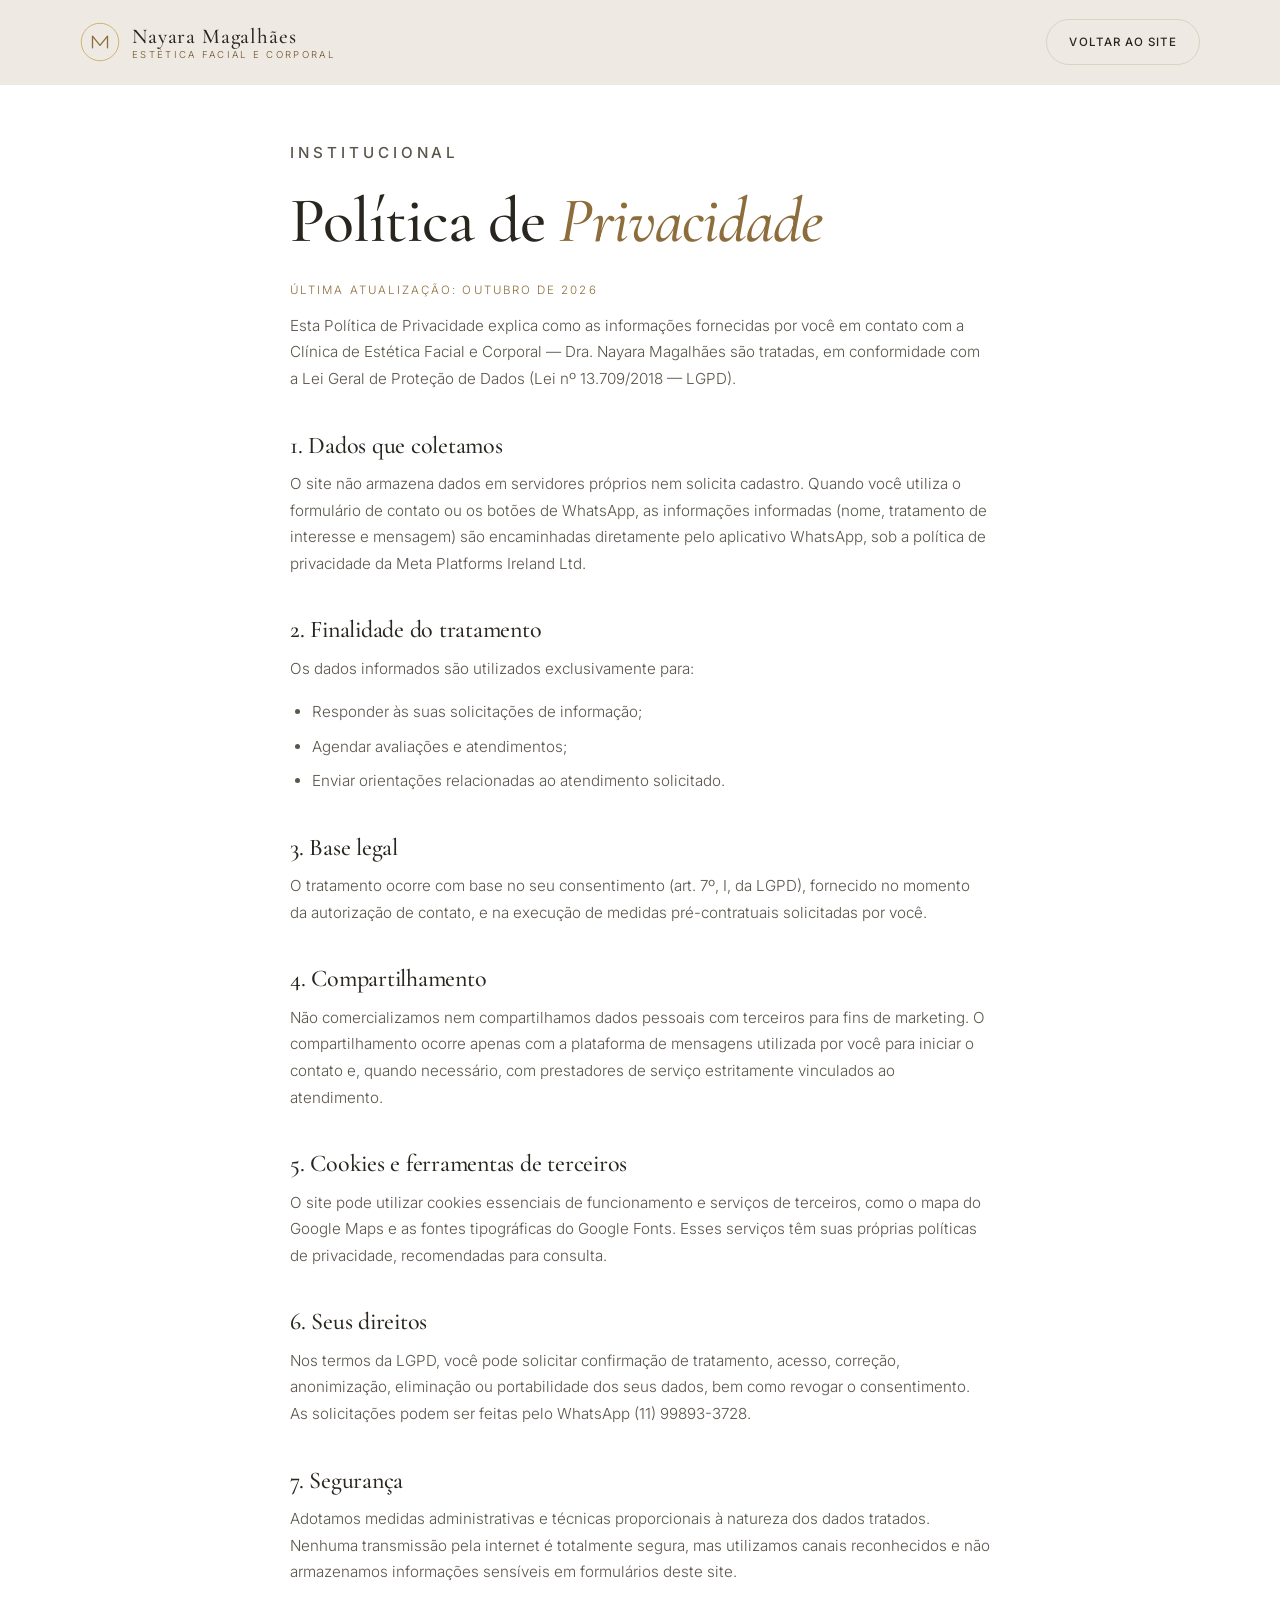
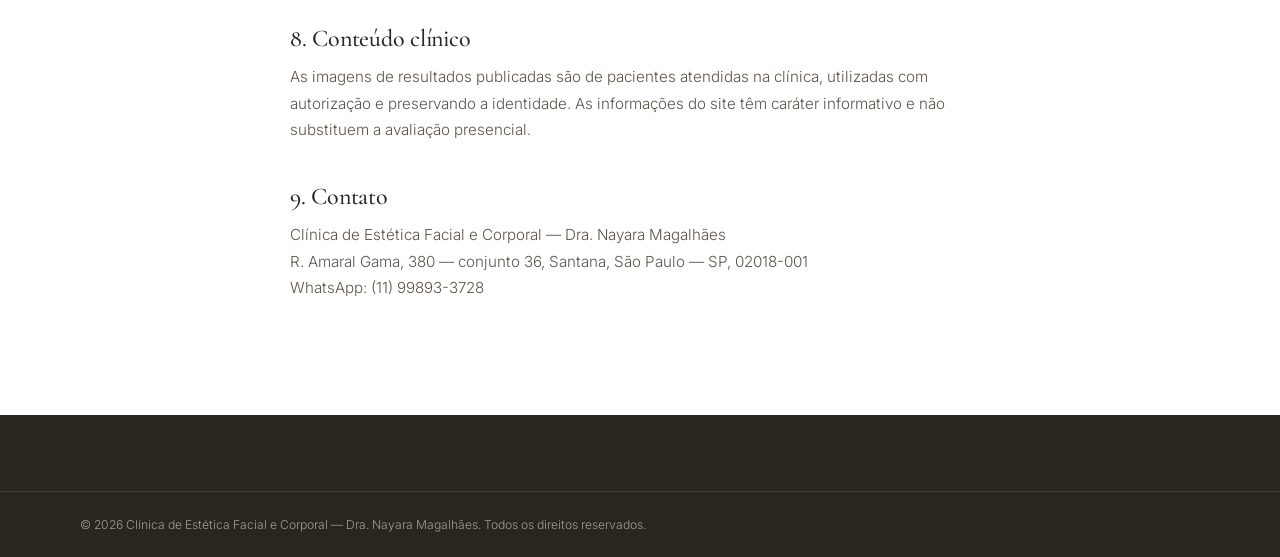
<file: privacidade.html>
<!DOCTYPE html>
<html lang="pt-BR">
<head>
  <meta charset="UTF-8">
  <meta name="viewport" content="width=device-width, initial-scale=1">
  <title>Política de Privacidade | Clínica Nayara Magalhães</title>
  <meta name="description" content="Política de privacidade do site da Clínica de Estética Facial e Corporal - Dra. Nayara Magalhães. Saiba como os dados informados são tratados, conforme a LGPD.">
  <meta name="robots" content="noindex, follow">
  <meta name="theme-color" content="#EBE6DD">
  <link rel="canonical" href="https://www.nayaramagalhaes.com.br/privacidade.html">
  <link rel="icon" href="favicon.svg" type="image/svg+xml">
  <link rel="preconnect" href="https://fonts.googleapis.com">
  <link rel="preconnect" href="https://fonts.gstatic.com" crossorigin>
  <link href="https://fonts.googleapis.com/css2?family=Cormorant+Garamond:ital,wght@0,400;0,500;1,400&family=Inter:wght@300;400;500&display=swap" rel="stylesheet">
  <link rel="stylesheet" href="css/styles.css">
  <style>
    .legal { padding: calc(var(--header-h) + 56px) 0 96px; }
    .legal-inner { max-width: 780px; }
    .legal h1 { margin-bottom: 0.4em; }
    .legal h2 { font-size: 1.5rem; margin: 40px 0 12px; }
    .legal p, .legal li { font-size: 0.95rem; color: var(--ink-soft); }
    .legal ul { list-style: disc; padding-left: 22px; margin-bottom: 1.2em; display: grid; gap: 8px; }
    .legal .updated { font-size: 0.72rem; letter-spacing: 0.18em; text-transform: uppercase; color: var(--gold-deep); }
  </style>
</head>
<body>

  <a class="skip-link" href="#conteudo">Ir para o conteúdo</a>

  <header class="site-header is-stuck">
    <div class="container header-inner">
      <a class="brand" href="index.html" aria-label="Voltar para a página inicial">
        <span class="brand-mark" aria-hidden="true">
          <svg viewBox="0 0 48 48" width="40" height="40" role="presentation" focusable="false">
            <circle cx="24" cy="24" r="22.5" fill="none" stroke="#CBA65D" stroke-width="1"/>
            <path d="M15 31V17l9 11 9-11v14" fill="none" stroke="#8D6D3B" stroke-width="1.6" stroke-linecap="round" stroke-linejoin="round"/>
          </svg>
        </span>
        <span class="brand-text">
          <span class="brand-name">Nayara Magalhães</span>
          <span class="brand-sub">Estética Facial e Corporal</span>
        </span>
      </a>
      <a class="btn btn-ghost btn-sm" href="index.html">Voltar ao site</a>
    </div>
  </header>

  <main id="conteudo" class="legal">
    <div class="container legal-inner">
      <p class="eyebrow">Institucional</p>
      <h1>Política de <em>Privacidade</em></h1>
      <p class="updated">Última atualização: outubro de 2026</p>

      <p>Esta Política de Privacidade explica como as informações fornecidas por você em contato com a Clínica de Estética Facial e Corporal — Dra. Nayara Magalhães são tratadas, em conformidade com a Lei Geral de Proteção de Dados (Lei nº 13.709/2018 — LGPD).</p>

      <h2>1. Dados que coletamos</h2>
      <p>O site não armazena dados em servidores próprios nem solicita cadastro. Quando você utiliza o formulário de contato ou os botões de WhatsApp, as informações informadas (nome, tratamento de interesse e mensagem) são encaminhadas diretamente pelo aplicativo WhatsApp, sob a política de privacidade da Meta Platforms Ireland Ltd.</p>

      <h2>2. Finalidade do tratamento</h2>
      <p>Os dados informados são utilizados exclusivamente para:</p>
      <ul>
        <li>Responder às suas solicitações de informação;</li>
        <li>Agendar avaliações e atendimentos;</li>
        <li>Enviar orientações relacionadas ao atendimento solicitado.</li>
      </ul>

      <h2>3. Base legal</h2>
      <p>O tratamento ocorre com base no seu consentimento (art. 7º, I, da LGPD), fornecido no momento da autorização de contato, e na execução de medidas pré-contratuais solicitadas por você.</p>

      <h2>4. Compartilhamento</h2>
      <p>Não comercializamos nem compartilhamos dados pessoais com terceiros para fins de marketing. O compartilhamento ocorre apenas com a plataforma de mensagens utilizada por você para iniciar o contato e, quando necessário, com prestadores de serviço estritamente vinculados ao atendimento.</p>

      <h2>5. Cookies e ferramentas de terceiros</h2>
      <p>O site pode utilizar cookies essenciais de funcionamento e serviços de terceiros, como o mapa do Google Maps e as fontes tipográficas do Google Fonts. Esses serviços têm suas próprias políticas de privacidade, recomendadas para consulta.</p>

      <h2>6. Seus direitos</h2>
      <p>Nos termos da LGPD, você pode solicitar confirmação de tratamento, acesso, correção, anonimização, eliminação ou portabilidade dos seus dados, bem como revogar o consentimento. As solicitações podem ser feitas pelo WhatsApp (11) 99893-3728.</p>

      <h2>7. Segurança</h2>
      <p>Adotamos medidas administrativas e técnicas proporcionais à natureza dos dados tratados. Nenhuma transmissão pela internet é totalmente segura, mas utilizamos canais reconhecidos e não armazenamos informações sensíveis em formulários deste site.</p>

      <h2>8. Conteúdo clínico</h2>
      <p>As imagens de resultados publicadas são de pacientes atendidas na clínica, utilizadas com autorização e preservando a identidade. As informações do site têm caráter informativo e não substituem a avaliação presencial.</p>

      <h2>9. Contato</h2>
      <p>Clínica de Estética Facial e Corporal — Dra. Nayara Magalhães<br>
      R. Amaral Gama, 380 — conjunto 36, Santana, São Paulo — SP, 02018-001<br>
      WhatsApp: (11) 99893-3728</p>
    </div>
  </main>

  <footer class="site-footer">
    <div class="footer-bottom">
      <div class="container footer-bottom-inner">
        <p>© <span id="ano">2026</span> Clínica de Estética Facial e Corporal — Dra. Nayara Magalhães. Todos os direitos reservados.</p>
      </div>
    </div>
  </footer>

  <script src="js/main.js" defer></script>
</body>
</html>
</file>
<file: css/styles.css>
/* ============================================================
   Clínica Nayara Magalhães — Estética Facial e Corporal
   Luxury Beauty Experience · CSS principal
   ============================================================ */

:root {
  /* Identidade visual */
  --gold-deep: #8D6D3B;
  --gold: #CBA65D;
  --champagne: #E7C68A;
  --cream: #F9EAB7;
  --off-white: #EBE6DD;
  --white: #FFFFFF;
  --ink: #29251F;

  --ink-soft: #5B554B;
  --ink-mute: #6A6357;
  --gold-text: #6F5326;
  --line: rgba(141, 109, 59, 0.20);
  --line-soft: rgba(41, 37, 31, 0.10);
  --surface: #FBF9F5;

  --font-display: "Cormorant Garamond", "Times New Roman", Georgia, serif;
  --font-body: "Inter", system-ui, -apple-system, "Segoe UI", Roboto, sans-serif;

  --container: 1200px;
  --radius: 4px;
  --radius-lg: 8px;
  --shadow-soft: 0 18px 44px rgba(41, 37, 31, 0.08);
  --shadow-lift: 0 26px 60px rgba(41, 37, 31, 0.12);
  --header-h: 84px;
  --ease: cubic-bezier(0.22, 0.61, 0.36, 1);
}

/* ---------- Reset ---------- */
*, *::before, *::after { box-sizing: border-box; }

html {
  scroll-behavior: smooth;
  scroll-padding-top: calc(var(--header-h) + 16px);
  -webkit-text-size-adjust: 100%;
}

body {
  margin: 0;
  font-family: var(--font-body);
  font-weight: 300;
  font-size: 1rem;
  line-height: 1.75;
  color: var(--ink-soft);
  background: var(--white);
  -webkit-font-smoothing: antialiased;
}

img { max-width: 100%; height: auto; display: block; }
h1, h2, h3, h4 { font-family: var(--font-display); color: var(--ink); font-weight: 500; margin: 0; }
p { margin: 0 0 1.1em; }
ul { margin: 0; padding: 0; list-style: none; }
a { color: var(--gold-text); text-decoration: none; }
p a, label a { text-decoration: underline; text-underline-offset: 3px; text-decoration-thickness: 1px; text-decoration-color: rgba(111, 83, 38, 0.45); }
p a:hover, label a:hover { text-decoration-color: currentColor; }
button { font: inherit; color: inherit; background: none; border: 0; cursor: pointer; }
figure { margin: 0; }

::selection { background: var(--champagne); color: var(--ink); }

:focus-visible {
  outline: 2px solid var(--gold-deep);
  outline-offset: 3px;
  border-radius: 2px;
}

.skip-link {
  position: absolute;
  left: 16px;
  top: -80px;
  z-index: 200;
  background: var(--ink);
  color: var(--white);
  padding: 12px 20px;
  border-radius: var(--radius);
  transition: top 0.25s var(--ease);
}
.skip-link:focus { top: 16px; }

.container {
  width: 100%;
  max-width: var(--container);
  margin-inline: auto;
  padding-inline: clamp(20px, 5vw, 40px);
}

/* ---------- Tipografia ---------- */
h1 {
  font-size: clamp(2.5rem, 5vw, 4.25rem);
  line-height: 1.04;
  letter-spacing: -0.015em;
  margin-bottom: 0.5em;
}
h2 {
  font-size: clamp(2rem, 3.6vw, 3.1rem);
  line-height: 1.1;
  letter-spacing: -0.01em;
  margin-bottom: 0.5em;
}
h3 { font-size: 1.45rem; line-height: 1.25; }
h4 { font-size: 1.3rem; line-height: 1.3; }
em { font-style: italic; color: var(--gold-deep); }

.eyebrow {
  font-family: var(--font-body);
  font-size: 0.7rem;
  font-weight: 500;
  letter-spacing: 0.26em;
  text-transform: uppercase;
  color: var(--gold-text);
  margin-bottom: 1.4em;
}
.eyebrow-lines {
  display: inline-flex;
  align-items: center;
  gap: 12px;
  padding: 8px 18px;
  border: 1px solid var(--line);
  border-radius: 999px;
  background: rgba(255, 255, 255, 0.6);
  letter-spacing: 0.2em;
}
.eyebrow-lines span { color: inherit; }
.eyebrow-dark { color: #6B4F23; }

.lead {
  font-size: clamp(1rem, 1.3vw, 1.12rem);
  max-width: 46ch;
  color: var(--ink-soft);
}

.section { padding: clamp(72px, 10vw, 130px) 0; }
.section-soft { background: var(--surface); }
.section-soft + .section-soft { margin-top: -1px; }

.section-head { max-width: 640px; margin-bottom: clamp(40px, 6vw, 64px); }
.section-head.center, .section-head { text-align: left; }
.section-lead { color: var(--ink-mute); max-width: 52ch; }

/* ---------- Botões ---------- */
.btn {
  display: inline-flex;
  align-items: center;
  justify-content: center;
  gap: 10px;
  padding: 15px 30px;
  border-radius: 999px;
  font-family: var(--font-body);
  font-size: 0.82rem;
  font-weight: 500;
  letter-spacing: 0.09em;
  text-transform: uppercase;
  border: 1px solid transparent;
  transition: background-color 0.35s var(--ease), color 0.35s var(--ease),
              border-color 0.35s var(--ease), transform 0.35s var(--ease), box-shadow 0.35s var(--ease);
  white-space: nowrap;
}
.btn:hover { transform: translateY(-2px); }
.btn:active { transform: translateY(0); }

.btn-primary {
  background: var(--gold-deep);
  color: var(--white);
  box-shadow: 0 12px 26px rgba(141, 109, 59, 0.22);
}
.btn-primary:hover { background: var(--gold); color: var(--ink); box-shadow: 0 16px 32px rgba(141, 109, 59, 0.28); }

.btn-ghost {
  background: transparent;
  color: var(--ink);
  border-color: var(--line);
}
.btn-ghost:hover { border-color: var(--gold-deep); background: rgba(203, 166, 93, 0.08); }

.btn-dark {
  background: var(--ink);
  color: var(--white);
  box-shadow: 0 14px 30px rgba(41, 37, 31, 0.24);
}
.btn-dark:hover { background: #16130F; }

.btn-sm { padding: 12px 22px; font-size: 0.72rem; }
.btn-block { width: 100%; }

.link-more {
  font-size: 0.84rem;
  font-weight: 500;
  letter-spacing: 0.04em;
  color: var(--gold-text);
  padding: 4px 0;
  border-bottom: 1px solid var(--line);
  transition: border-color 0.3s var(--ease), color 0.3s var(--ease);
}
.link-more:hover { border-color: var(--gold-deep); }

.link-subtle {
  font-size: 0.8rem;
  color: var(--ink-mute);
  border-bottom: 1px solid transparent;
  transition: color 0.3s var(--ease), border-color 0.3s var(--ease);
}
.link-subtle:hover { color: var(--gold-deep); border-color: var(--line); }

/* ============================================================
   CABEÇALHO
   ============================================================ */
.site-header {
  position: fixed;
  inset: 0 0 auto 0;
  z-index: 90;
  background: rgba(235, 230, 221, 0.82);
  backdrop-filter: saturate(140%) blur(14px);
  -webkit-backdrop-filter: saturate(140%) blur(14px);
  border-bottom: 1px solid transparent;
  transition: background-color 0.4s var(--ease), border-color 0.4s var(--ease), box-shadow 0.4s var(--ease);
}
.site-header.is-stuck {
  background: rgba(235, 230, 221, 0.96);
  border-bottom-color: var(--line);
  box-shadow: 0 8px 26px rgba(41, 37, 31, 0.06);
}

.header-inner {
  display: flex;
  align-items: center;
  justify-content: space-between;
  gap: 24px;
  min-height: var(--header-h);
  transition: min-height 0.4s var(--ease);
}
.site-header.is-stuck .header-inner { min-height: 70px; }

.brand { display: inline-flex; align-items: center; gap: 12px; }
.brand-mark { display: block; line-height: 0; }
.brand-text { display: flex; flex-direction: column; line-height: 1.15; }
.brand-name {
  font-family: var(--font-display);
  font-size: 1.32rem;
  font-weight: 500;
  letter-spacing: 0.04em;
  color: var(--ink);
}
.brand-sub {
  font-size: 0.6rem;
  letter-spacing: 0.24em;
  text-transform: uppercase;
  color: var(--gold-text);
}

.main-nav { display: flex; align-items: center; gap: clamp(18px, 2.6vw, 36px); }
.nav-list { display: flex; align-items: center; gap: clamp(14px, 2vw, 30px); }
.nav-list a {
  position: relative;
  font-size: 0.78rem;
  font-weight: 400;
  letter-spacing: 0.08em;
  text-transform: uppercase;
  color: var(--ink-soft);
  padding: 6px 0;
  transition: color 0.3s var(--ease);
}
.nav-list a::after {
  content: "";
  position: absolute;
  left: 0;
  bottom: 0;
  width: 100%;
  height: 1px;
  background: var(--gold-deep);
  transform: scaleX(0);
  transform-origin: right;
  transition: transform 0.4s var(--ease);
}
.nav-list a:hover, .nav-list a.is-active { color: var(--ink); }
.nav-list a:hover::after, .nav-list a.is-active::after { transform: scaleX(1); transform-origin: left; }

.nav-toggle {
  display: none;
  width: 44px;
  height: 44px;
  align-items: center;
  justify-content: center;
  flex-direction: column;
  gap: 6px;
  border: 1px solid var(--line);
  border-radius: 999px;
  background: rgba(255, 255, 255, 0.6);
}
.nav-toggle-bar { display: block; width: 17px; height: 1px; background: var(--ink); transition: transform 0.35s var(--ease); }
.nav-toggle[aria-expanded="true"] .nav-toggle-bar:first-child { transform: translateY(3.5px) rotate(45deg); }
.nav-toggle[aria-expanded="true"] .nav-toggle-bar:last-child { transform: translateY(-3.5px) rotate(-45deg); }

/* Menu mobile */
.mobile-menu {
  position: fixed;
  inset: 0 0 0 auto;
  z-index: 120;
  width: min(400px, 88vw);
  background: var(--off-white);
  border-left: 1px solid var(--line);
  box-shadow: -30px 0 60px rgba(41, 37, 31, 0.18);
  padding: 24px clamp(24px, 6vw, 36px) 32px;
  display: flex;
  flex-direction: column;
  gap: 28px;
  transform: translateX(100%);
  transition: transform 0.45s var(--ease);
}
.mobile-menu.is-open { transform: translateX(0); }
.mobile-menu-head { display: flex; align-items: center; justify-content: space-between; }
.menu-close {
  width: 42px; height: 42px;
  display: inline-flex; align-items: center; justify-content: center;
  border: 1px solid var(--line); border-radius: 999px; color: var(--ink);
}
.mobile-links { display: flex; flex-direction: column; gap: 4px; }
.mobile-links a {
  display: block;
  font-family: var(--font-display);
  font-size: 1.7rem;
  color: var(--ink);
  padding: 10px 0;
  border-bottom: 1px solid rgba(141, 109, 59, 0.12);
}
.mobile-links a:hover { color: var(--gold-deep); }
.mobile-menu-foot { margin-top: auto; font-size: 0.78rem; letter-spacing: 0.16em; text-transform: uppercase; color: var(--ink-mute); }
body.menu-open { overflow: hidden; }

/* ============================================================
   HERO
   ============================================================ */
.hero {
  position: relative;
  padding: calc(var(--header-h) + clamp(40px, 7vw, 80px)) 0 clamp(60px, 8vw, 100px);
  background:
    radial-gradient(1000px 520px at 82% 8%, rgba(231, 198, 138, 0.22), transparent 62%),
    linear-gradient(180deg, var(--off-white) 0%, #F5F1EA 62%, var(--white) 100%);
  overflow: hidden;
}
.hero-curve { position: absolute; right: -6%; bottom: -4%; width: min(680px, 62vw); pointer-events: none; }

.hero-inner {
  position: relative;
  display: grid;
  grid-template-columns: 1.06fr 0.94fr;
  align-items: center;
  gap: clamp(32px, 5vw, 72px);
  min-height: min(74vh, 680px);
}
.hero-copy { max-width: 640px; }
.hero-actions { display: flex; flex-wrap: wrap; gap: 14px; margin-top: 34px; }

.hero-facts {
  display: flex;
  flex-wrap: wrap;
  gap: clamp(20px, 4vw, 44px);
  margin: 44px 0 0;
  padding-top: 26px;
  border-top: 1px solid var(--line);
}
.hero-facts dt {
  font-size: 0.66rem;
  letter-spacing: 0.2em;
  text-transform: uppercase;
  color: var(--gold-text);
  margin-bottom: 4px;
}
.hero-facts dd { margin: 0; font-size: 0.92rem; color: var(--ink); }

/* Composição decorativa (substitui a fotografia do hero) */
.hero-aside {
  position: relative;
  justify-self: end;
  width: min(100%, 420px);
  height: clamp(320px, 40vw, 500px);
}
.hero-arch {
  position: absolute;
  left: 50%;
  bottom: 74px;
  transform: translateX(-50%);
  width: 100%;
  height: 100%;
  border: 1px solid var(--gold);
  border-radius: 260px 260px var(--radius) var(--radius);
  opacity: 0.55;
}
.hero-arch-two { width: 76%; height: 80%; bottom: 56px; opacity: 0.4; }
.hero-arch-three { width: 52%; height: 60%; bottom: 40px; opacity: 0.28; }
.hero-aside-text {
  position: absolute;
  left: 0;
  bottom: 0;
  display: flex;
  align-items: center;
  gap: 12px;
  max-width: 250px;
  font-size: 0.64rem;
  line-height: 1.7;
  letter-spacing: 0.2em;
  text-transform: uppercase;
  color: var(--gold-text);
}

/* ============================================================
   SOBRE
   ============================================================ */
.about-inner {
  display: grid;
  grid-template-columns: 0.92fr 1.08fr;
  gap: clamp(36px, 6vw, 84px);
  align-items: center;
}
.about-media { position: relative; }
.about-media > img {
  position: relative;
  z-index: 2;
  width: 100%;
  aspect-ratio: 4 / 3;
  object-fit: cover;
  border-radius: var(--radius-lg);
  box-shadow: var(--shadow-soft);
}
.about-frame {
  position: absolute;
  z-index: 1;
  inset: -22px 26px 26px -22px;
  border: 1px solid var(--gold);
  border-radius: var(--radius-lg);
  opacity: 0.6;
}

.about-copy p { max-width: 52ch; }
.about-list { margin: 26px 0 34px; display: grid; gap: 12px; }
.about-list li {
  position: relative;
  padding-left: 28px;
  font-size: 0.94rem;
  color: var(--ink-soft);
}
.about-list li::before {
  content: "";
  position: absolute;
  left: 0;
  top: 0.72em;
  width: 14px;
  height: 1px;
  background: var(--gold);
}

/* ============================================================
   TRATAMENTOS
   ============================================================ */
.group-title {
  display: flex;
  align-items: center;
  gap: 18px;
  margin: 0 0 28px;
  font-size: 1.05rem;
  font-family: var(--font-body);
  font-weight: 500;
  letter-spacing: 0.22em;
  text-transform: uppercase;
  color: var(--gold-text);
}
.group-title::after {
  content: "";
  flex: 1;
  height: 1px;
  background: linear-gradient(90deg, var(--line), transparent);
}

.cards-grid {
  display: grid;
  grid-template-columns: repeat(3, minmax(0, 1fr));
  gap: clamp(18px, 2.4vw, 28px);
  margin-bottom: clamp(48px, 6vw, 72px);
}
.cards-grid-four { grid-template-columns: repeat(4, minmax(0, 1fr)); margin-bottom: 0; }

.card {
  display: flex;
  flex-direction: column;
  background: var(--white);
  border: 1px solid var(--line-soft);
  border-radius: var(--radius-lg);
  overflow: hidden;
  transition: transform 0.45s var(--ease), box-shadow 0.45s var(--ease), border-color 0.45s var(--ease);
}
.card:hover { transform: translateY(-6px); box-shadow: var(--shadow-lift); border-color: var(--line); }

.card-media { overflow: hidden; background: var(--off-white); }
.card-media img {
  width: 100%;
  aspect-ratio: 4 / 3;
  object-fit: cover;
  transition: transform 0.9s var(--ease);
}
.card:hover .card-media img { transform: scale(1.045); }

.card-body { display: flex; flex-direction: column; gap: 10px; padding: 26px 24px 28px; flex: 1; }
.card-tag {
  margin: 0;
  font-size: 0.62rem;
  letter-spacing: 0.22em;
  text-transform: uppercase;
  color: var(--gold-text);
}
.card h4 { margin: 0; }
.card-body p:not(.card-tag) { font-size: 0.9rem; color: var(--ink-mute); margin: 0; }
.card-actions {
  display: flex;
  align-items: center;
  justify-content: space-between;
  gap: 12px;
  flex-wrap: wrap;
  margin-top: auto;
  padding-top: 18px;
  border-top: 1px solid var(--line-soft);
}

.cards-note, .gallery-note {
  margin: 40px 0 0;
  font-size: 0.8rem;
  line-height: 1.7;
  color: var(--ink-mute);
  max-width: 72ch;
  padding-left: 16px;
  border-left: 1px solid var(--line);
}

/* ============================================================
   DIFERENCIAIS
   ============================================================ */
.diff-grid {
  display: grid;
  grid-template-columns: repeat(4, minmax(0, 1fr));
  gap: clamp(24px, 3vw, 40px);
}
.diff-item { display: flex; flex-direction: column; }
.diff-media {
  overflow: hidden;
  border-radius: var(--radius-lg);
  margin-bottom: 22px;
  background: var(--off-white);
}
.diff-media img {
  width: 100%;
  aspect-ratio: 4 / 3;
  object-fit: cover;
  transition: transform 1s var(--ease);
}
.diff-item:hover .diff-media img { transform: scale(1.05); }
.diff-icon { display: block; width: 30px; height: 30px; margin-bottom: 16px; }
.diff-icon svg { width: 100%; height: 100%; }
.diff-item h3 { font-size: 1.25rem; margin-bottom: 10px; }
.diff-item p { font-size: 0.88rem; color: var(--ink-mute); margin: 0; }

/* ============================================================
   GALERIA
   ============================================================ */
.gallery {
  display: grid;
  grid-template-columns: repeat(4, minmax(0, 1fr));
  grid-auto-rows: 148px;
  gap: clamp(10px, 1.4vw, 16px);
}
.gallery-item {
  position: relative;
  grid-row: span 2;
  padding: 0;
  border-radius: var(--radius);
  overflow: hidden;
  background: var(--off-white);
}
.gallery-item--tall { grid-row: span 3; }
.gallery-item--wide { grid-column: span 2; }
.gallery-item img {
  width: 100%;
  height: 100%;
  object-fit: cover;
  transition: transform 1s var(--ease), filter 0.6s var(--ease);
}
.gallery-item::after {
  content: "";
  position: absolute;
  inset: 0;
  background: linear-gradient(180deg, rgba(41, 37, 31, 0) 45%, rgba(41, 37, 31, 0.42) 100%);
  opacity: 0;
  transition: opacity 0.5s var(--ease);
}
.gallery-item:hover img, .gallery-item:focus-visible img { transform: scale(1.05); }
.gallery-item:hover::after, .gallery-item:focus-visible::after { opacity: 1; }

/* ============================================================
   EQUIPE
   ============================================================ */
.team-inner {
  display: grid;
  grid-template-columns: 0.8fr 1.2fr;
  gap: clamp(36px, 6vw, 80px);
  align-items: center;
}
.team-media img {
  width: 100%;
  aspect-ratio: 560 / 800;
  object-fit: cover;
  border-radius: var(--radius-lg);
  box-shadow: var(--shadow-soft);
}
.team-name {
  font-family: var(--font-display);
  font-size: 1.7rem;
  color: var(--ink);
  margin: 0 0 18px;
}
.team-credentials { display: grid; gap: 10px; margin: 0 0 24px; }
.team-credentials li {
  display: flex;
  gap: 14px;
  align-items: baseline;
  font-size: 0.92rem;
  color: var(--ink);
  padding-bottom: 10px;
  border-bottom: 1px solid var(--line-soft);
}
.team-credentials span {
  min-width: 168px;
  font-size: 0.64rem;
  letter-spacing: 0.18em;
  text-transform: uppercase;
  color: var(--gold-text);
}
.team-quote {
  margin: 28px 0 32px;
  padding: 22px 26px;
  border-left: 2px solid var(--gold);
  background: rgba(231, 198, 138, 0.12);
  border-radius: 0 var(--radius) var(--radius) 0;
}
.team-quote p {
  margin: 0;
  font-family: var(--font-display);
  font-style: italic;
  font-size: 1.18rem;
  line-height: 1.5;
  color: var(--ink);
}

/* ============================================================
   CTA
   ============================================================ */
.cta {
  position: relative;
  overflow: hidden;
  padding: clamp(64px, 8vw, 104px) 0;
  background: linear-gradient(128deg, var(--cream) 0%, var(--champagne) 52%, var(--gold) 100%);
}
.cta-lines { position: absolute; inset: 0; width: 100%; height: 100%; }
.cta-inner { position: relative; text-align: center; max-width: 720px; }
.cta-inner h2 { color: var(--ink); margin-bottom: 0.4em; }
.cta-inner > p { color: #4A4234; max-width: 52ch; margin-inline: auto; }
.cta .btn { margin-top: 14px; }
.cta-phone {
  margin: 26px 0 0;
  font-size: 0.76rem;
  letter-spacing: 0.14em;
  text-transform: uppercase;
  color: #43371F;
}

/* ============================================================
   CONTATO
   ============================================================ */
.contact-inner {
  display: grid;
  grid-template-columns: 1.05fr 0.95fr;
  gap: clamp(36px, 5vw, 72px);
  align-items: start;
}
.contact-list { display: grid; gap: 26px; margin: 32px 0 44px; }
.contact-list li { display: flex; gap: 18px; }
.contact-icon { flex: 0 0 24px; width: 24px; height: 24px; margin-top: 4px; }
.contact-icon svg { width: 100%; height: 100%; }
.contact-list h3 {
  font-family: var(--font-body);
  font-size: 0.68rem;
  font-weight: 500;
  letter-spacing: 0.2em;
  text-transform: uppercase;
  color: var(--gold-text);
  margin-bottom: 6px;
}
.contact-list p { margin: 0 0 6px; font-size: 0.95rem; color: var(--ink-soft); }
.contact-note { font-size: 0.8rem; color: var(--ink-mute); }

.contact-map { position: sticky; top: calc(var(--header-h) + 24px); }
.contact-map iframe {
  width: 100%;
  height: min(560px, 62vh);
  border: 1px solid var(--line);
  border-radius: var(--radius-lg);
  filter: saturate(0.72) contrast(1.02);
}
.map-note {
  margin: 14px 0 0;
  text-align: center;
  font-size: 0.68rem;
  letter-spacing: 0.2em;
  text-transform: uppercase;
  color: var(--ink-mute);
}

/* Formulário */
.contact-form {
  background: var(--surface);
  border: 1px solid var(--line-soft);
  border-radius: var(--radius-lg);
  padding: clamp(24px, 3vw, 34px);
}
.contact-form h3 { margin-bottom: 6px; }
.form-intro { font-size: 0.86rem; color: var(--ink-mute); }
.form-field { margin-bottom: 18px; }
.form-field label, .form-check label {
  display: block;
  font-size: 0.72rem;
  letter-spacing: 0.12em;
  text-transform: uppercase;
  color: var(--ink);
  margin-bottom: 8px;
}
.optional { color: var(--ink-mute); text-transform: none; letter-spacing: 0; }
.form-field input, .form-field select, .form-field textarea {
  width: 100%;
  padding: 13px 14px;
  font-family: var(--font-body);
  font-size: 0.94rem;
  color: var(--ink);
  background: var(--white);
  border: 1px solid var(--line);
  border-radius: var(--radius);
  transition: border-color 0.3s var(--ease), box-shadow 0.3s var(--ease);
}
.form-field input:focus, .form-field select:focus, .form-field textarea:focus {
  outline: none;
  border-color: var(--gold-deep);
  box-shadow: 0 0 0 3px rgba(203, 166, 93, 0.22);
}
.form-field textarea { resize: vertical; }
.form-field.has-error input, .form-field.has-error textarea { border-color: #A94442; }
.field-error { margin: 6px 0 0; font-size: 0.78rem; color: #A94442; min-height: 0; }
.form-check { display: flex; gap: 10px; align-items: flex-start; margin: 6px 0 14px; }
.form-check input { width: 18px; height: 18px; margin-top: 3px; accent-color: var(--gold-deep); flex: 0 0 auto; }
.form-check label { text-transform: none; letter-spacing: 0; font-size: 0.8rem; line-height: 1.6; color: var(--ink-soft); margin: 0; }
.form-honeypot { position: absolute; left: -9999px; width: 1px; height: 1px; overflow: hidden; }
.form-note { margin: 14px 0 0; font-size: 0.75rem; color: var(--ink-mute); }

/* ============================================================
   RODAPÉ
   ============================================================ */
.site-footer {
  background: var(--ink);
  color: rgba(235, 230, 221, 0.78);
  padding-top: clamp(52px, 6vw, 76px);
}
.footer-inner {
  display: grid;
  grid-template-columns: 1.5fr 1fr 1.2fr 1.2fr;
  gap: clamp(28px, 4vw, 56px);
  padding-bottom: clamp(40px, 5vw, 60px);
}
.footer-name { color: var(--white); font-size: 1.5rem; display: block; }
.footer-sub {
  margin: 4px 0 16px;
  font-size: 0.62rem;
  letter-spacing: 0.24em;
  text-transform: uppercase;
  color: var(--gold);
}
.footer-desc { font-size: 0.88rem; max-width: 34ch; }
.footer-col h2 {
  font-family: var(--font-body);
  font-size: 0.66rem;
  font-weight: 500;
  letter-spacing: 0.22em;
  text-transform: uppercase;
  color: var(--gold);
  margin-bottom: 18px;
}
.footer-col ul { display: grid; gap: 9px; }
.footer-col li, .footer-col a { font-size: 0.86rem; color: rgba(235, 230, 221, 0.78); }
.footer-col a { transition: color 0.3s var(--ease); }
.footer-col a:hover { color: var(--champagne); }

.footer-bottom { border-top: 1px solid rgba(235, 230, 221, 0.14); padding: 22px 0; }
.footer-bottom-inner {
  display: flex;
  flex-wrap: wrap;
  gap: 12px 32px;
  align-items: center;
  justify-content: space-between;
}
.footer-bottom p { margin: 0; font-size: 0.76rem; color: rgba(235, 230, 221, 0.62); }
.footer-disclaimer { max-width: 58ch; }

/* ============================================================
   FAB WHATSAPP
   ============================================================ */
.whatsapp-fab {
  position: fixed;
  right: clamp(16px, 2vw, 28px);
  bottom: clamp(16px, 2vw, 28px);
  z-index: 80;
  width: 58px;
  height: 58px;
  display: inline-flex;
  align-items: center;
  justify-content: center;
  border-radius: 999px;
  background: var(--gold-deep);
  color: var(--white);
  box-shadow: 0 16px 34px rgba(141, 109, 59, 0.36);
  transition: transform 0.35s var(--ease), background-color 0.35s var(--ease);
}
.whatsapp-fab:hover { transform: translateY(-3px) scale(1.04); background: var(--gold); color: var(--ink); }

/* ============================================================
   MODAL
   ============================================================ */
.modal, .lightbox { position: fixed; inset: 0; z-index: 140; display: flex; align-items: center; justify-content: center; padding: 20px; }
.modal[hidden], .lightbox[hidden] { display: none; }
.modal-backdrop, .lightbox-backdrop {
  position: absolute;
  inset: 0;
  background: rgba(41, 37, 31, 0.62);
  backdrop-filter: blur(3px);
}
.modal-dialog {
  position: relative;
  display: grid;
  grid-template-columns: 0.85fr 1.15fr;
  width: min(920px, 100%);
  max-height: min(88vh, 700px);
  overflow: hidden;
  background: var(--white);
  border-radius: var(--radius-lg);
  box-shadow: var(--shadow-lift);
  animation: modal-in 0.4s var(--ease);
}
@keyframes modal-in { from { opacity: 0; transform: translateY(18px); } to { opacity: 1; transform: none; } }
.modal-media { background: var(--off-white); }
.modal-media img { width: 100%; height: 100%; object-fit: cover; }
.modal-body { padding: clamp(26px, 3.4vw, 42px); overflow-y: auto; }
.modal-body h3 { margin-bottom: 12px; }
.modal-list { margin: 20px 0 28px; display: grid; gap: 10px; }
.modal-list li {
  position: relative;
  padding-left: 24px;
  font-size: 0.9rem;
  color: var(--ink-soft);
}
.modal-list li::before {
  content: "";
  position: absolute;
  left: 0; top: 0.7em;
  width: 12px; height: 1px;
  background: var(--gold);
}
.modal-close {
  position: absolute;
  top: 14px; right: 14px;
  z-index: 2;
  width: 40px; height: 40px;
  display: inline-flex; align-items: center; justify-content: center;
  border-radius: 999px;
  background: rgba(255, 255, 255, 0.9);
  border: 1px solid var(--line);
  color: var(--ink);
}
.modal-close:hover { background: var(--white); border-color: var(--gold-deep); }

/* ============================================================
   LIGHTBOX
   ============================================================ */
.lightbox { flex-direction: column; }
.lightbox-figure {
  position: relative;
  z-index: 2;
  max-width: min(980px, 94vw);
  max-height: 86vh;
  display: flex;
  flex-direction: column;
  gap: 12px;
  animation: modal-in 0.35s var(--ease);
}
.lightbox-figure img {
  max-width: 100%;
  max-height: 78vh;
  width: auto;
  object-fit: contain;
  border-radius: var(--radius);
  box-shadow: 0 30px 70px rgba(0, 0, 0, 0.4);
  justify-self: center;
  margin-inline: auto;
}
.lightbox-figure figcaption {
  text-align: center;
  font-size: 0.74rem;
  letter-spacing: 0.16em;
  text-transform: uppercase;
  color: rgba(255, 255, 255, 0.86);
}
.lightbox-close {
  position: absolute;
  z-index: 3;
  top: 20px; right: 20px;
  width: 46px; height: 46px;
  display: inline-flex; align-items: center; justify-content: center;
  border-radius: 999px;
  border: 1px solid rgba(255, 255, 255, 0.4);
  color: var(--white);
  background: rgba(41, 37, 31, 0.4);
}
.lightbox-close:hover { background: rgba(41, 37, 31, 0.7); }

/* ============================================================
   ANIMAÇÕES DE ROLAGEM
   ============================================================ */
[data-reveal] {
  opacity: 0;
  transform: translateY(22px);
  transition: opacity 0.9s var(--ease), transform 0.9s var(--ease);
  will-change: opacity, transform;
}
[data-reveal].is-visible { opacity: 1; transform: none; }

/* ============================================================
   RESPONSIVO
   ============================================================ */
@media (max-width: 1120px) {
  .cards-grid-four { grid-template-columns: repeat(2, minmax(0, 1fr)); }
}

@media (max-width: 1000px) {
  .main-nav { display: none; }
  .nav-toggle { display: inline-flex; }
  .hero-inner { grid-template-columns: 1fr; min-height: 0; }
  .hero-copy { max-width: none; }
  .hero-aside { display: none; }
  .about-inner, .team-inner, .contact-inner { grid-template-columns: 1fr; }
  .team-media { max-width: 420px; }
  .cards-grid { grid-template-columns: repeat(2, minmax(0, 1fr)); }
  .diff-grid { grid-template-columns: repeat(2, minmax(0, 1fr)); gap: 32px; }
  .footer-inner { grid-template-columns: repeat(2, minmax(0, 1fr)); }
  .contact-map { position: static; }
  .modal-dialog { grid-template-columns: 1fr; max-height: 90vh; }
  .modal-media { max-height: 230px; }
}

@media (max-width: 720px) {
  :root { --header-h: 70px; }
  body { line-height: 1.7; }
  .cards-grid, .cards-grid-four { grid-template-columns: 1fr; }
  .diff-grid { grid-template-columns: 1fr; gap: 26px; }
  .gallery { grid-template-columns: repeat(2, minmax(0, 1fr)); grid-auto-rows: 120px; }
  .gallery-item--wide { grid-column: span 2; }
  .hero-actions .btn { flex: 1 1 100%; }
  .hero-facts { gap: 18px 28px; }
  .footer-inner { grid-template-columns: 1fr; gap: 34px; }
  .footer-bottom-inner { justify-content: flex-start; }
  .whatsapp-fab { width: 52px; height: 52px; }
  .cta-inner { text-align: left; }
  .cta-inner > p { margin-inline: 0; }
  .cta .btn { width: 100%; }
}

@media (max-width: 420px) {
  .gallery { grid-auto-rows: 104px; }
  .btn { padding: 14px 22px; }
}

/* ============================================================
   PREFERÊNCIAS DO USUÁRIO
   ============================================================ */
@media (prefers-reduced-motion: reduce) {
  html { scroll-behavior: auto; }
  *, *::before, *::after {
    animation-duration: 0.001ms !important;
    animation-iteration-count: 1 !important;
    transition-duration: 0.001ms !important;
  }
  [data-reveal] { opacity: 1; transform: none; }
}
</file>
